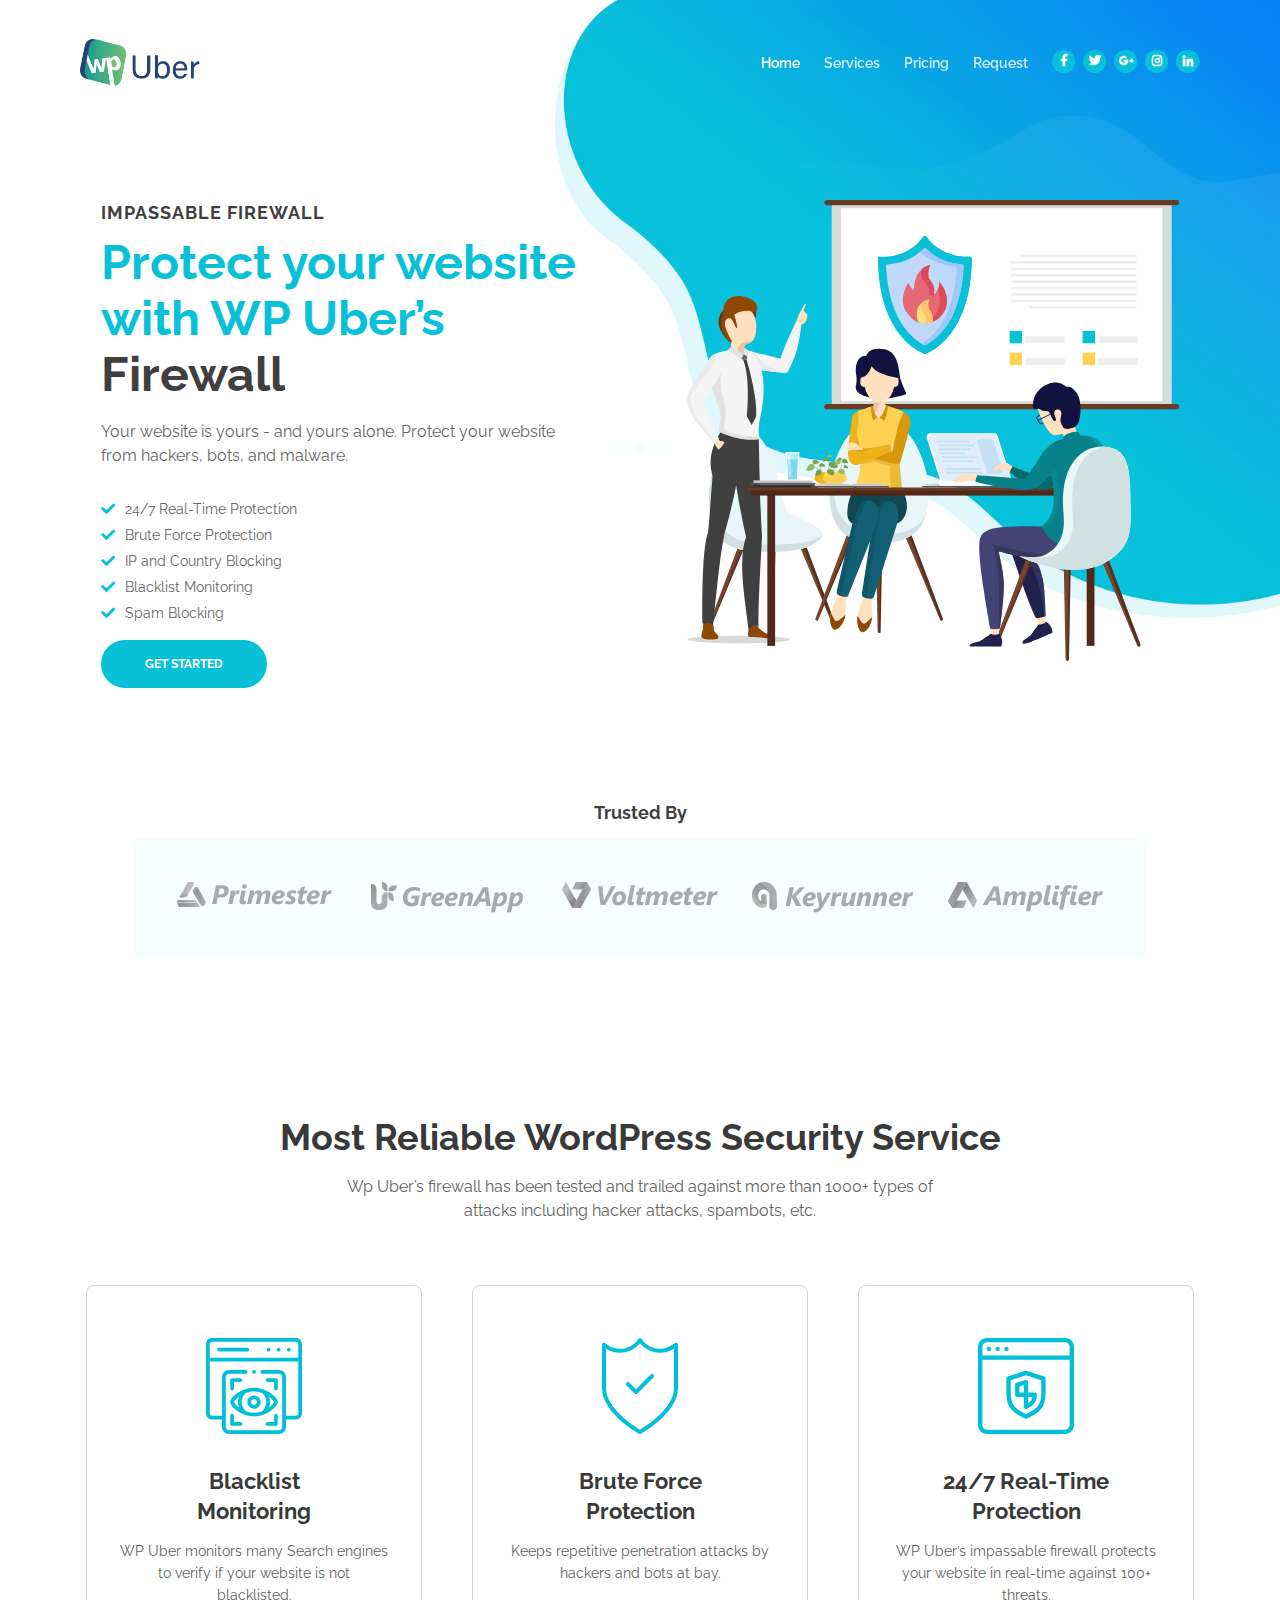
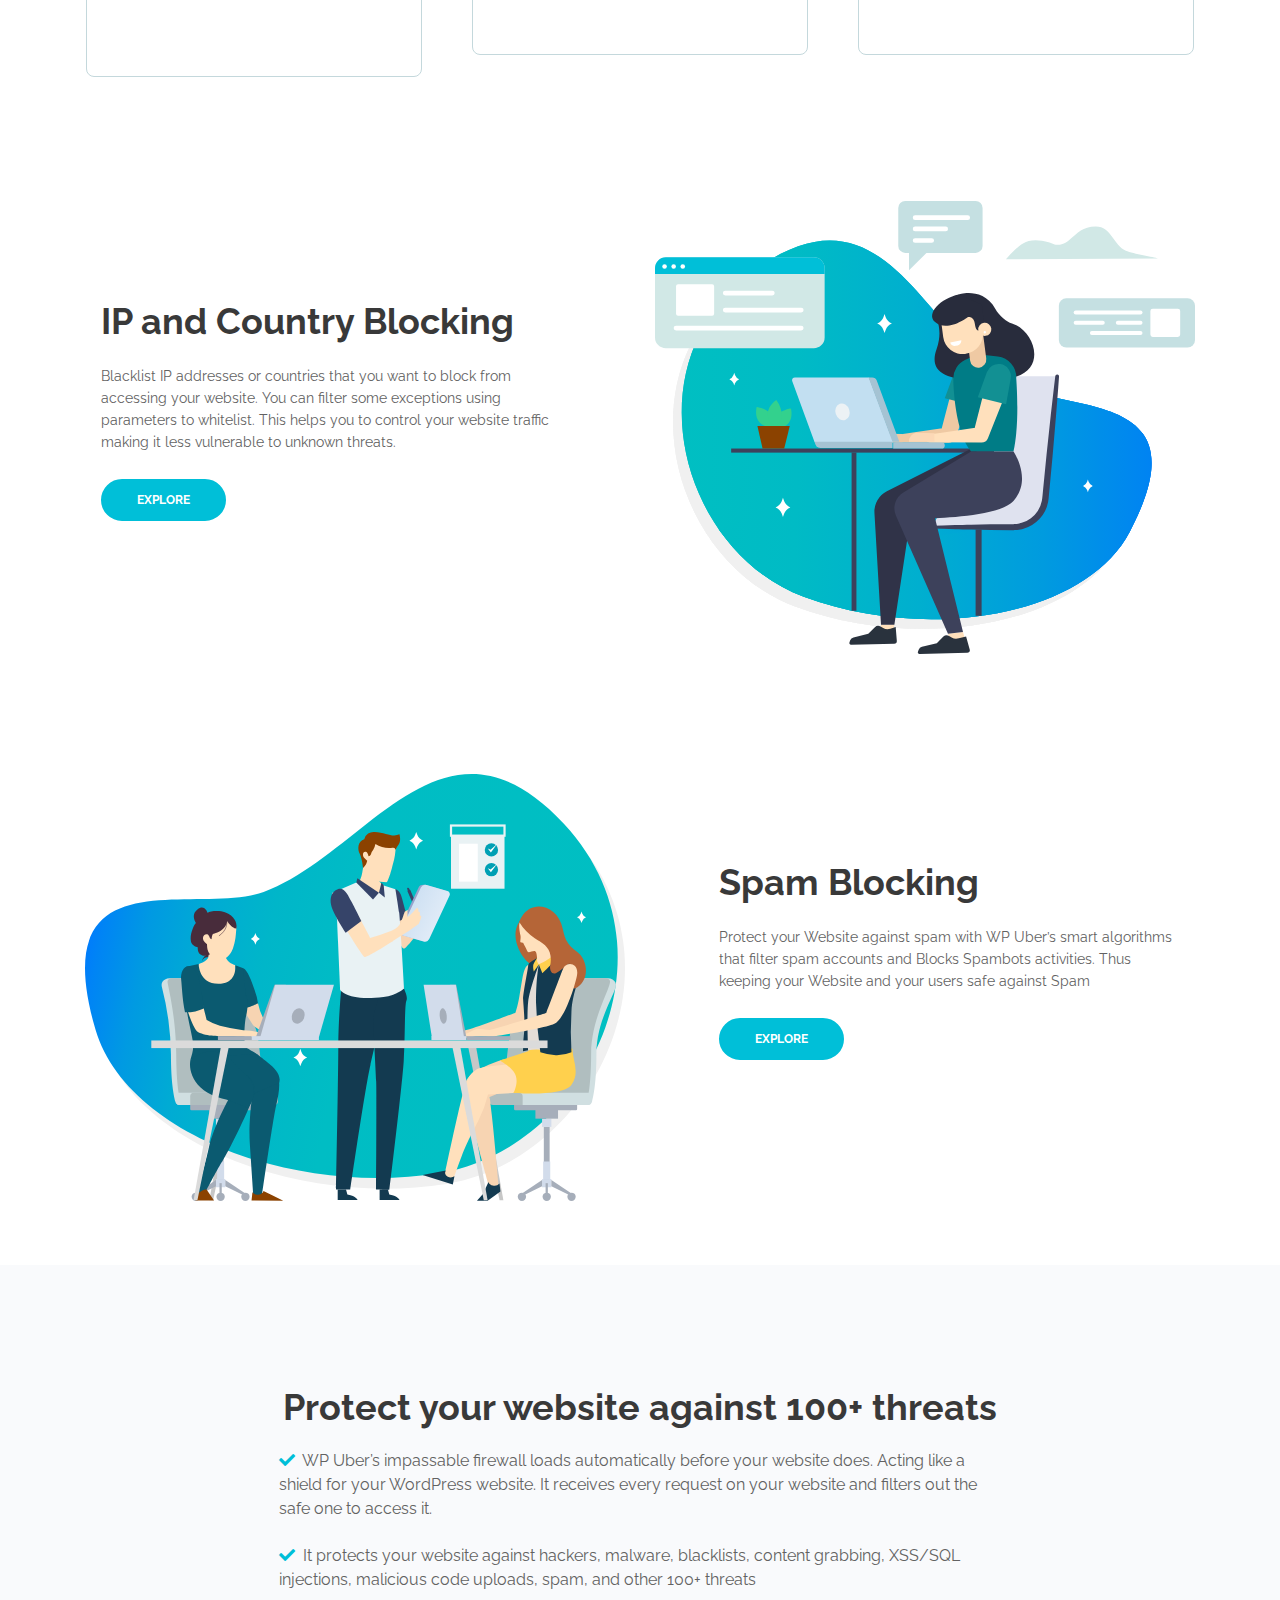
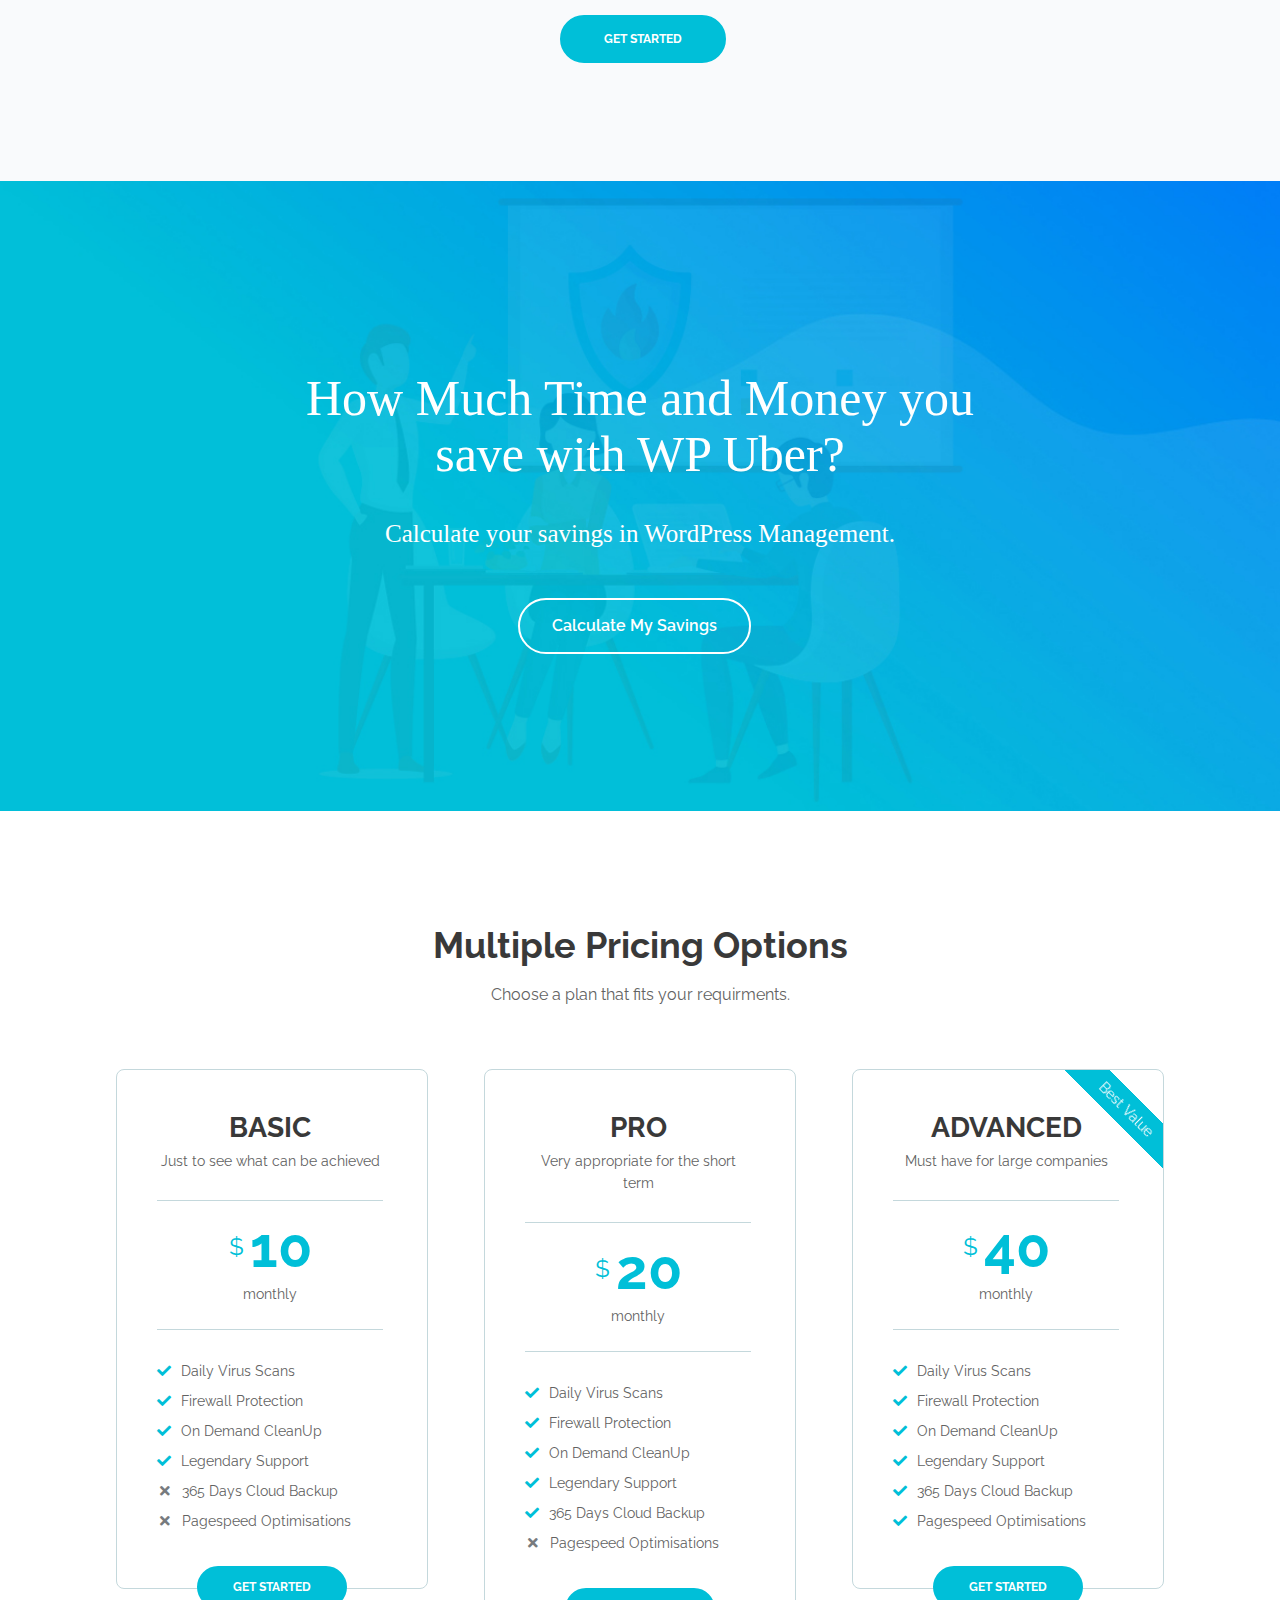
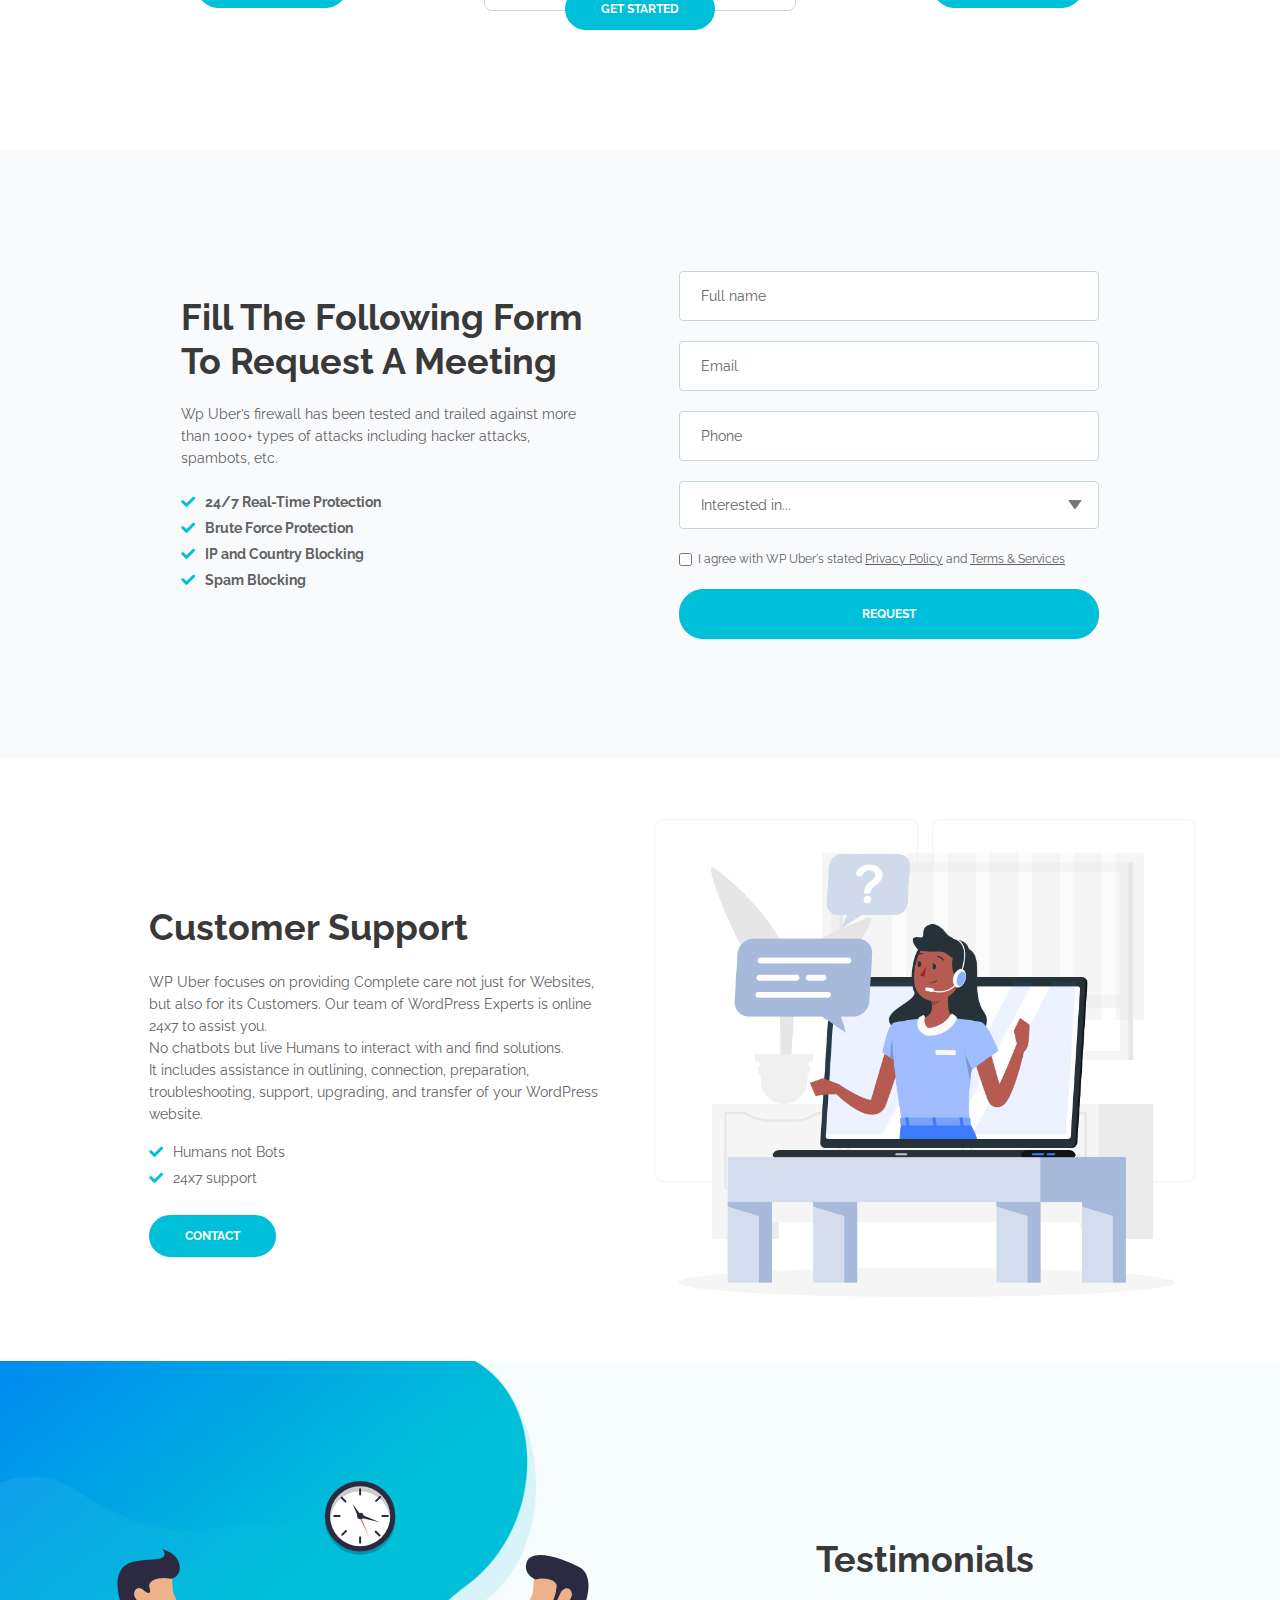
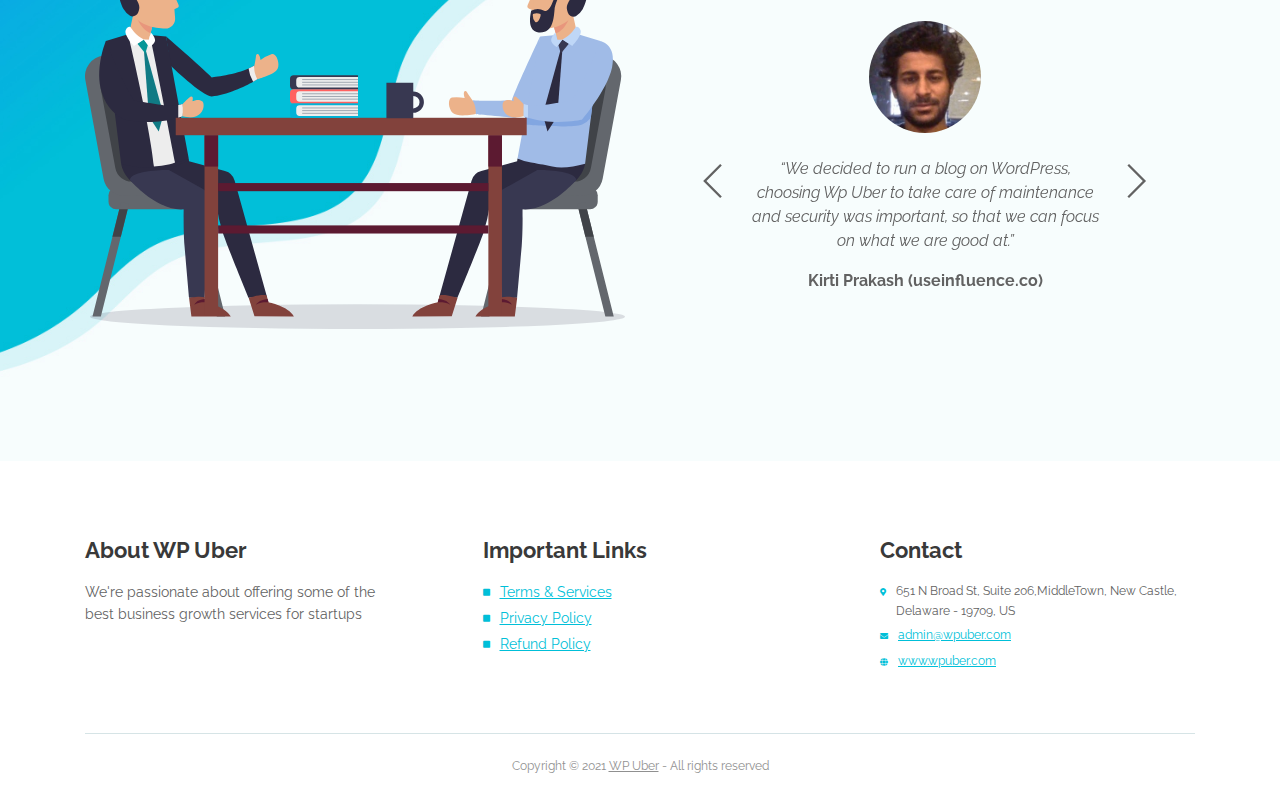
<file: index.html>
<!DOCTYPE html>
<html lang="en">
<head>
    <meta charset="utf-8">
    <meta name="viewport" content="width=device-width, initial-scale=1, shrink-to-fit=no">
    
    <!-- SEO Meta Tags -->
    <meta name="description" content="HTML landing page template built with Bootstrap">
    <meta name="author" content="">

    <!-- OG Meta Tags to improve the way the post looks when you share the page on LinkedIn, Facebook, Google+ -->
	<meta property="og:site_name" content="" /> <!-- website name -->
	<meta property="og:site" content="" /> <!-- website link -->
	<meta property="og:title" content=""/> <!-- title shown in the actual shared post -->
	<meta property="og:description" content="" /> <!-- description shown in the actual shared post -->
	<meta property="og:image" content="" /> <!-- image link, make sure it's jpg -->
	<meta property="og:url" content="" /> <!-- where do you want your post to link to -->
	<meta property="og:type" content="article" />

    <!-- Website Title -->
    <title>Firewall Landing Page WP Uber</title>
    
    <!-- Styles -->
    <link href="https://fonts.googleapis.com/css?family=Raleway:400,400i,600,700,700i&amp;subset=latin-ext" rel="stylesheet">
    <link href="css/bootstrap.css" rel="stylesheet">
    <link href="css/fontawesome-all.css" rel="stylesheet">
    <link href="css/swiper.css" rel="stylesheet">
	<link href="css/magnific-popup.css" rel="stylesheet">
	<link href="css/styles.css" rel="stylesheet">
	
	<!-- Favicon  -->
   <!--  <link rel="icon" href="images/favicon.png"> -->
</head>
<body data-spy="scroll" data-target=".fixed-top">
    
    <!-- Preloader -->
	<div class="spinner-wrapper">
        <div class="spinner">
            <div class="bounce1"></div>
            <div class="bounce2"></div>
            <div class="bounce3"></div>
        </div>
    </div>
    <!-- end of preloader -->
    

    <!-- Navigation -->
    <nav class="navbar navbar-expand-lg navbar-dark navbar-custom fixed-top">
        <!-- Text Logo - Use this if you don't have a graphic logo -->
        <!-- <a class="navbar-brand logo-text page-scroll" href="index.html">Evolo</a> -->

        <!-- Image Logo -->
        <a class="navbar-brand logo-image" href="index.html"><img src="images/wpuber.png" alt="alternative"></a>
        
        <!-- Mobile Menu Toggle Button -->
        <button class="navbar-toggler" type="button" data-toggle="collapse" data-target="#navbarsExampleDefault" aria-controls="navbarsExampleDefault" aria-expanded="false" aria-label="Toggle navigation">
            <span class="navbar-toggler-awesome fas fa-bars"></span>
            <span class="navbar-toggler-awesome fas fa-times"></span>
        </button>
        <!-- end of mobile menu toggle button -->

        <div class="collapse navbar-collapse" id="navbarsExampleDefault">
            <ul class="navbar-nav ml-auto">
                <li class="nav-item">
                    <a class="nav-link page-scroll" href="#header">Home <span class="sr-only">(current)</span></a>
                </li>
                <li class="nav-item">
                    <a class="nav-link page-scroll" href="#services">Services</a>
                </li>
                <li class="nav-item">
                    <a class="nav-link page-scroll" href="#pricing">Pricing</a>
                </li>
                <li class="nav-item">
                    <a class="nav-link page-scroll" href="#request">Request</a>
                </li>

                <!-- Dropdown Menu -->          
              <!--   <li class="nav-item dropdown">
                    <a class="nav-link dropdown-toggle page-scroll" href="#about" id="navbarDropdown" role="button" aria-haspopup="true" aria-expanded="false">About</a>
                    <div class="dropdown-menu" aria-labelledby="navbarDropdown">
                        <a class="dropdown-item" href="terms-conditions.html"><span class="item-text">Terms Conditions</span></a>
                        <div class="dropdown-items-divide-hr"></div>
                        <a class="dropdown-item" href="privacy-policy.html"><span class="item-text">Privacy Policy</span></a>
                    </div>
                </li> -->
                <!-- end of dropdown menu -->

               <!--  <li class="nav-item">
                    <a class="nav-link page-scroll" href="#contact">Contact</a>
                </li> -->
            </ul>
            <span class="nav-item social-icons">
                <span class="fa-stack">
                    <a href="#your-link">
                        <i class="fas fa-circle fa-stack-2x facebook"></i>
                        <i class="fab fa-facebook-f fa-stack-1x"></i>
                    </a>
                </span>
                <span class="fa-stack">
                    <a href="#your-link">
                        <i class="fas fa-circle fa-stack-2x twitter"></i>
                        <i class="fab fa-twitter fa-stack-1x"></i>
                    </a>
                </span>
                <span class="fa-stack">
                    <a href="#your-link">
                        <i class="fas fa-circle fa-stack-2x"></i>
                        <i class="fab fa-google-plus-g fa-stack-1x"></i>
                    </a>
                </span>
                <span class="fa-stack">
                    <a href="#your-link">
                        <i class="fas fa-circle fa-stack-2x"></i>
                        <i class="fab fa-instagram fa-stack-1x"></i>
                    </a>
                </span>
                <span class="fa-stack">
                    <a href="#your-link">
                        <i class="fas fa-circle fa-stack-2x"></i>
                        <i class="fab fa-linkedin-in fa-stack-1x"></i>
                    </a>
                </span>
            </span>
        </div>
    </nav> <!-- end of navbar -->
    <!-- end of navigation -->


    <!-- Header -->
    <header id="header" class="header" >
        <div class="header-content">
            <div class="container">
                <div class="row">
                    <div class="col-lg-6">
                        <div class="text-container" style="margin-top: 0px;">
                            <h5 style="color:#393939; text-transform: uppercase; letter-spacing: 1px;">IMPASSABLE FIREWALL</h5>
                            <h1><span class="turquoise">Protect your website with WP Uber’s</span> Firewall</h1>
                            <p class="p-large">Your website is yours - and yours alone. Protect your website from hackers, bots, and malware. </p>
                        <ul class="list-unstyled li-space-lg bullet">

                            <li class="media">
                                <i class="fas fa-check"></i>
                                <div class="media-body"> 24/7 Real-Time Protection</div>
                            </li>
                            <li class="media">
                                <i class="fas fa-check"></i>
                                <div class="media-body"> Brute Force Protection</div>
                            </li>
                             <li class="media">
                                <i class="fas fa-check"></i>
                                <div class="media-body"> IP and Country Blocking</div>
                            </li>
                             <li class="media">
                                <i class="fas fa-check"></i>
                                <div class="media-body"> Blacklist Monitoring</div>
                            </li>
                             <li class="media">
                                <i class="fas fa-check"></i>
                                <div class="media-body"> Spam Blocking</div>
                            </li>
                        </ul>
                            <a class="btn-solid-lg page-scroll" href="#pricing">GET STARTED</a>
                        </div> <!-- end of text-container -->
                    </div> <!-- end of col -->
                    <div class="col-lg-6">
                        <div class="image-container">
                            <img class="img-fluid" src="images/header-teamwork-new.svg" alt="alternative">
                        </div> <!-- end of image-container -->
                    </div> <!-- end of col -->
                </div> <!-- end of row -->
            </div> <!-- end of container -->
        </div> <!-- end of header-content -->
    </header> <!-- end of header -->
    <!-- end of header -->


    <!-- Customers -->
    <div class="slider-1">
        <div class="container">
            <div class="row">
                <div class="col-lg-12">
                    <h5>Trusted By</h5>
                    
                    <!-- Image Slider -->
                    <div class="slider-container">
                        <div class="swiper-container image-slider">
                            <div class="swiper-wrapper">
                                <div class="swiper-slide">
                                    <div class="image-container">
                                        <img class="img-responsive" id="logo1" src="images/customer-logo-1.png" alt="alternative">
                                    </div>
                                </div>
                                <div class="swiper-slide">
                                    <div class="image-container">
                                        <img class="img-responsive" id="logo2" src="images/customer-logo-2.png" alt="alternative">
                                    </div>
                                </div>
                                <div class="swiper-slide">
                                    <div class="image-container">
                                        <img class="img-responsive" id="logo3" src="images/customer-logo-3.png" alt="alternative">
                                    </div>
                                </div>
                                <div class="swiper-slide">
                                    <div class="image-container">
                                        <img class="img-responsive" id="logo4" src="images/customer-logo-4.png" alt="alternative">
                                    </div>
                                </div>
                                <div class="swiper-slide">
                                    <div class="image-container">
                                        <img class="img-responsive" id="logo5" src="images/customer-logo-5.png" alt="alternative">
                                    </div>
                                </div>
                                <div class="swiper-slide">
                                    <div class="image-container">
                                        <img class="img-responsive" id="logo6" src="images/customer-logo-6.png" alt="alternative">
                                    </div>
                                </div>
                            </div> <!-- end of swiper-wrapper -->
                        </div> <!-- end of swiper container -->
                    </div> <!-- end of slider-container -->
                    <!-- end of image slider -->

                </div> <!-- end of col -->
            </div> <!-- end of row -->
        </div> <!-- end of container -->
    </div> <!-- end of slider-1 -->
    <!-- end of customers -->


    <!-- Services -->
    <div id="services" class="cards-1">
        <div class="container">
            <div class="row">
                <div class="col-lg-12">
                    <h2>Most Reliable WordPress Security Service</h2>
                    <p class="p-heading p-large">Wp Uber’s firewall has been tested and trailed against more than 1000+ types of attacks including hacker attacks, spambots, etc.</p>
                </div> <!-- end of col -->
            </div> <!-- end of row -->
            <div class="row">
                <div class="col-lg-12">

                    <!-- Card -->
                    <div class="card">
                        <img class="card-image" src="images/view.svg" alt="alternative">
                        <div class="card-body">
                            <h4 class="card-title">Blacklist <br>Monitoring</h4>
                            <p>WP Uber monitors many Search engines to verify if your website is not blacklisted.<br>&nbsp;</p>
                        </div>
                    </div>
                    <!-- end of card -->

                    <!-- Card -->
                    <div class="card">
                        <img class="card-image" src="images/shield.svg" alt="alternative">
                        <div class="card-body">
                            <h4 class="card-title">Brute Force <br>Protection</h4>
                            <p>Keeps repetitive penetration attacks by hackers and bots at bay.<br>&nbsp;</p>
                        </div>
                    </div>
                    <!-- end of card -->

                    <!-- Card -->
                    <div class="card">
                        <img class="card-image" src="images/website.svg" alt="alternative">
                        <div class="card-body">
                            <h4 class="card-title">24/7 Real-Time Protection</h4>
                            <p>WP Uber’s impassable firewall protects your website in real-time against 100+ threats.</p>
                        </div>
                    </div>
                    <!-- end of card -->
                    
                </div> <!-- end of col -->
            </div> <!-- end of row -->
        </div> <!-- end of container -->
    </div> <!-- end of cards-1 -->
    <!-- end of services -->


    <!-- Details 1 -->
    <div class="basic-1">
        <div class="container">
            <div class="row">
                <div class="col-lg-6">
                    <div class="text-container">
                        <h2>IP and Country Blocking</h2>
                        <p>Blacklist IP addresses or countries that you want to block from accessing your website. You can filter some exceptions using parameters to whitelist. This helps you to control your website traffic making it less vulnerable to unknown threats.</p>
                        <a class="btn-solid-reg popup-with-move-anim" href="#details-lightbox-1">EXPLORE</a>
                    </div> <!-- end of text-container -->
                </div> <!-- end of col -->
                <div class="col-lg-6">
                    <div class="image-container">
                        <img class="img-fluid" src="images/details-1-office-worker.svg" alt="alternative">
                    </div> <!-- end of image-container -->
                </div> <!-- end of col -->
            </div> <!-- end of row -->
        </div> <!-- end of container -->
    </div> <!-- end of basic-1 -->
    <!-- end of details 1 -->

    
    <!-- Details 2 -->
    <div class="basic-2">
        <div class="container">
            <div class="row">
                <div class="col-lg-6">
                    <div class="image-container">
                        <img class="img-fluid" src="images/details-2-office-team-work.svg" alt="alternative">
                    </div> <!-- end of image-container -->
                </div> <!-- end of col -->
                <div class="col-lg-6">
                    <div class="text-container">
                        <h2>Spam Blocking</h2>
                        <p>Protect your Website against spam with WP Uber’s smart algorithms that filter spam accounts and Blocks Spambots activities. Thus keeping your Website and your users safe against Spam</p>
                       <!--  <ul class="list-unstyled li-space-lg">
                            <li class="media">
                                <i class="fas fa-check"></i>
                                <div class="media-body">Basically we'll teach you step by step what you need to do</div>
                            </li>
                            <li class="media">
                                <i class="fas fa-check"></i>
                                <div class="media-body">In order to develop your company and reach new heights</div>
                            </li>
                            <li class="media">
                                <i class="fas fa-check"></i>
                                <div class="media-body">Everyone will be pleased from stakeholders to employees</div>
                            </li>
                        </ul> -->
                        <a class="btn-solid-reg popup-with-move-anim" href="#details-lightbox-2">EXPLORE</a>
                    </div> <!-- end of text-container -->
                </div> <!-- end of col -->
            </div> <!-- end of row -->
        </div> <!-- end of container -->
    </div> <!-- end of basic-2 -->
    <!-- end of details 2 -->

     <!-- Details 3 --
    <div class="basic-2">
        <div class="container">
            <div class="row">
               
                <div class="col-lg-6">
                    <div class="text-container">
                        <h2>IP and Country Blocking</h2>
                        <ul class="list-unstyled li-space-lg">
                            <li class="media">
                                <i class="fas fa-check"></i>
                                <div class="media-body">Basically we'll teach you step by step what you need to do</div>
                            </li>
                            <li class="media">
                                <i class="fas fa-check"></i>
                                <div class="media-body">In order to develop your company and reach new heights</div>
                            </li>
                            <li class="media">
                                <i class="fas fa-check"></i>
                                <div class="media-body">Everyone will be pleased from stakeholders to employees</div>
                            </li>
                        </ul>
                        <a class="btn-solid-reg popup-with-move-anim" href="#details-lightbox-2">LIGHTBOX</a>
                    </div> <!-- end of text-container -->
                </div> <!-- end of col --

                 <div class="col-lg-6">
                    <div class="image-container">
                        <img class="img-fluid" src="images/details-2-office-team-work.svg" alt="alternative">
                    </div> <!-- end of image-container -->
                </div> <!-- end of col -->
            </div> <!-- end of row -->
        </div> <!-- end of container -->
    </div> <!-- end of basic-2 -->
    <!-- end of details 2 -->


      <!-- Details 4 --
    <div class="basic-1">
        <div class="container">
            <div class="row">
                 <div class="col-lg-6">
                    <div class="image-container">
                        <img class="img-fluid" src="images/details-1-office-worker.svg" alt="alternative">
                    </div> <!-- end of image-container -->
                </div> <!-- end of col --
                <div class="col-lg-6">
                    <div class="text-container">
                        <h2>Protection from all Virus/Bots.</h2>
                        <p>Use our staff and our expertise to design and plan your business growth strategy. WP Uber team is eager to advise you on the best opportunities that you should look into</p>
                        <a class="btn-solid-reg popup-with-move-anim" href="#details-lightbox-1">LIGHTBOX</a>
                    </div> <!-- end of text-container -->
                </div> <!-- end of col -->
               
            </div> <!-- end of row -->
        </div> <!-- end of container -->
    </div> <!-- end of basic-1 -->
    <!-- end of details 1 -->

    <!-- Details Lightboxes -->
    <!-- Details Lightbox 1 -->
	<div id="details-lightbox-1" class="lightbox-basic zoom-anim-dialog mfp-hide">
        <div class="container">
            <div class="row">
                <button title="Close (Esc)" type="button" class="mfp-close x-button">×</button>
                <div class="col-lg-8">
                    <div class="image-container">
                        <img class="img-fluid" src="images/ip-blocking.png" width="400" alt="alternative" style="margin-left: 40px;">
                    </div> <!-- end of image-container -->
                </div> <!-- end of col -->
                <div class="col-lg-4">
                    <h3>IP and Country Blocking</h3>
                    <hr>
                    <h5>Core feature</h5>
                    <p>Blacklist IP addresses or countries that you want to block from accessing your website. You can filter some exceptions using parameters to whitelist. This helps you to control your website traffic making it less vulnerable to unknown threats.</p>
                   <!--  <p>Do you need to build lists for your email campaigns? It just got easier with WP Uber.</p> -->
                 <!--    <ul class="list-unstyled li-space-lg">
                        <li class="media">
                            <i class="fas fa-check"></i><div class="media-body">List building framework</div>
                        </li>
                        <li class="media">
                            <i class="fas fa-check"></i><div class="media-body">Easy database browsing</div>
                        </li>
                        <li class="media">
                            <i class="fas fa-check"></i><div class="media-body">User administration</div>
                        </li>
                        <li class="media">
                            <i class="fas fa-check"></i><div class="media-body">Automate user signup</div>
                        </li>
                        <li class="media">
                            <i class="fas fa-check"></i><div class="media-body">Quick formatting tools</div>
                        </li>
                        <li class="media">
                            <i class="fas fa-check"></i><div class="media-body">Fast email checking</div>
                        </li>
                    </ul> -->
                    <a class="btn-solid-reg mfp-close page-scroll" href="#request">REQUEST</a> <a class="btn-outline-reg mfp-close as-button" href="#screenshots">BACK</a>
                </div> <!-- end of col -->
            </div> <!-- end of row -->
        </div> <!-- end of container -->
    </div> <!-- end of lightbox-basic -->
    <!-- end of details lightbox 1 -->

    <!-- Details Lightbox 2 -->
	<div id="details-lightbox-2" class="lightbox-basic zoom-anim-dialog mfp-hide">
        <div class="container">
            <div class="row">
                <button title="Close (Esc)" type="button" class="mfp-close x-button">×</button>
                <div class="col-lg-8">
                    <div class="image-container">
                        <img class="img-fluid" src="images/spam.png" width="400" alt="alternative" style="margin-left: 40px;">
                    </div> <!-- end of image-container -->
                </div> <!-- end of col -->
                <div class="col-lg-4">
                    <h3>Spam Blocking</h3>
                    <hr>
                    <h5>Core feature</h5>
                    <p>Protect your Website against spam with WP Uber’s smart algorithms that filter spam accounts and Blocks Spambots activities. Thus keeping your Website and your users safe against Spam</p>
                   <!--  <p>Do you need to build lists for your email campaigns? It just got easier with WP Uber.</p> -->
                  <!--   <ul class="list-unstyled li-space-lg">
                        <li class="media">
                            <i class="fas fa-check"></i><div class="media-body">List building framework</div>
                        </li>
                        <li class="media">
                            <i class="fas fa-check"></i><div class="media-body">Easy database browsing</div>
                        </li>
                        <li class="media">
                            <i class="fas fa-check"></i><div class="media-body">User administration</div>
                        </li>
                        <li class="media">
                            <i class="fas fa-check"></i><div class="media-body">Automate user signup</div>
                        </li>
                        <li class="media">
                            <i class="fas fa-check"></i><div class="media-body">Quick formatting tools</div>
                        </li>
                        <li class="media">
                            <i class="fas fa-check"></i><div class="media-body">Fast email checking</div>
                        </li>
                    </ul> -->
                    <a class="btn-solid-reg mfp-close page-scroll" href="#request">REQUEST</a> <a class="btn-outline-reg mfp-close as-button" href="#screenshots">BACK</a>
                </div> <!-- end of col -->
            </div> <!-- end of row -->
        </div> <!-- end of container -->
    </div> <!-- end of lightbox-basic -->
    <!-- end of details lightbox 2 -->
    <!-- end of details lightboxes -->





 <!-- Services -->
    <div id="threats" class="form-1" >
        <div class="container">
            <div class="row">
                <div class="col-lg-12">
                    <h2 style="text-align: center;">Protect your website against 100+ threats</h2>
                    <p class="p-heading p-large" style="width: 65%; margin-bottom:23px;"> <i class="fas fa-check" style="color: #00bfd8;"></i>&nbsp; WP Uber’s impassable firewall loads automatically before your website does. Acting like a shield for your WordPress website. It receives every request on your website and filters out the safe one to access it.</p>

                    <p class="p-heading p-large" style="width: 65%; margin-bottom:23px;"> <i class="fas fa-check" style="color: #00bfd8;"></i>&nbsp; It protects your website against hackers, malware, blacklists, content grabbing, XSS/SQL injections, malicious code uploads, spam, and other 100+ threats</p>

                    <a class="btn-solid-lg page-scroll" style="left: 43%; margin: 0; position: absolute; " href="#pricing">GET STARTED</a><br><br><br>
                      
                </div>
                    
                </div> <!-- end of col -->
            </div> <!-- end of row -->
        </div> <!-- end of container -->
    



   <div class="calculate">
        <div class="container">
            <div class="row">
                <div class="col-lg-12">
          <h1 style="font-family: 'Ubuntu'; color: #fff; font-size: 50px; font-weight: 500; text-align: center; padding-top: 17%; ">How Much Time and Money you <br> save with WP Uber?</h1>
          <h2 style="font-family: 'Ubuntu'; color: #fff; margin-top: 30px; font-weight: 400;  font-size: 25px; text-align: center;" >Calculate your savings in WordPress Management.</h2>

          <a href="Calculate-your-savings.html"><button class="saving-btn" style="margin-left: 39%; margin-top: 34px;">Calculate My Savings</button></a>
         
     </div>
 </div>
</div>
</div>




    <!-- Pricing -->
    <div id="pricing" class="cards-2">
        <div class="container">
            <div class="row">
                <div class="col-lg-12">
                    <h2>Multiple Pricing Options</h2>
                    <p class="p-heading p-large">Choose a plan that fits your requirments.</p>
                </div> <!-- end of col -->
            </div> <!-- end of row -->
            <div class="row">
                <div class="col-lg-12">

                    <!-- Card-->
                    <div class="card">
                        <div class="card-body">
                            <div class="card-title">BASIC</div>
                            <div class="card-subtitle">Just to see what can be achieved</div>
                            <hr class="cell-divide-hr">
                            <div class="price">
                                <span class="currency">$</span><span class="value">10</span>
                                <div class="frequency">monthly</div>
                            </div>
                            <hr class="cell-divide-hr">
                            <ul class="list-unstyled li-space-lg">
                                <li class="media">
                                    <i class="fas fa-check"></i><div class="media-body">Daily Virus Scans</div>
                                </li>
                                <li class="media">
                                    <i class="fas fa-check"></i><div class="media-body">Firewall Protection</div>
                                </li>
                                <li class="media">
                                    <i class="fas fa-check"></i><div class="media-body">On Demand CleanUp</div>
                                </li>
                                <li class="media">
                                    <i class="fas fa-check"></i><div class="media-body">Legendary Support</div>
                                </li>
                                <li class="media">
                                    <i class="fas fa-times"></i><div class="media-body">365 Days Cloud Backup</div>
                                </li>
                                <li class="media">
                                    <i class="fas fa-times"></i><div class="media-body">Pagespeed Optimisations</div>
                                </li>
                            </ul>
                            <div class="button-wrapper">
                                <a class="btn-solid-reg page-scroll" href="https://my.wpuber.com/cart.php" target="_blank">GET STARTED</a>
                            </div>
                        </div>
                    </div> <!-- end of card -->
                    <!-- end of card -->

                    <!-- Card-->
                    <div class="card">
                        <div class="card-body">
                            <div class="card-title">PRO</div>
                            <div class="card-subtitle">Very appropriate for the short term</div>
                            <hr class="cell-divide-hr">
                            <div class="price">
                                <span class="currency">$</span><span class="value">20</span>
                                <div class="frequency">monthly</div>
                            </div>
                            <hr class="cell-divide-hr">
                            <ul class="list-unstyled li-space-lg">
                               <li class="media">
                                    <i class="fas fa-check"></i><div class="media-body">Daily Virus Scans</div>
                                </li>
                                <li class="media">
                                    <i class="fas fa-check"></i><div class="media-body">Firewall Protection</div>
                                </li>
                                <li class="media">
                                    <i class="fas fa-check"></i><div class="media-body">On Demand CleanUp</div>
                                </li>
                                <li class="media">
                                    <i class="fas fa-check"></i><div class="media-body">Legendary Support</div>
                                </li>
                                <li class="media">
                                    <i class="fas fa-check"></i><div class="media-body">365 Days Cloud Backup</div>
                                </li>
                                <li class="media">
                                    <i class="fas fa-times"></i><div class="media-body">Pagespeed Optimisations</div>
                                </li>
                            </ul>
                            <div class="button-wrapper">
                                <a class="btn-solid-reg page-scroll" href="https://my.wpuber.com/cart.php" target="_blank">GET STARTED</a>
                            </div>
                        </div>
                    </div> <!-- end of card -->
                    <!-- end of card -->

                    <!-- Card-->
                    <div class="card">
                        <div class="label">
                            <p class="best-value">Best Value</p>
                        </div>
                        <div class="card-body">
                            <div class="card-title">ADVANCED</div>
                            <div class="card-subtitle">Must have for large companies</div>
                            <hr class="cell-divide-hr">
                            <div class="price">
                                <span class="currency">$</span><span class="value">40</span>
                                <div class="frequency">monthly</div>
                            </div>
                            <hr class="cell-divide-hr">
                            <ul class="list-unstyled li-space-lg">
                                <li class="media">
                                    <i class="fas fa-check"></i><div class="media-body">Daily Virus Scans</div>
                                </li>
                                <li class="media">
                                    <i class="fas fa-check"></i><div class="media-body">Firewall Protection</div>
                                </li>
                                <li class="media">
                                    <i class="fas fa-check"></i><div class="media-body">On Demand CleanUp</div>
                                </li>
                                <li class="media">
                                    <i class="fas fa-check"></i><div class="media-body">Legendary Support</div>
                                </li>
                                <li class="media">
                                    <i class="fas fa-check"></i><div class="media-body">365 Days Cloud Backup</div>
                                </li>
                                <li class="media">
                                    <i class="fas fa-check"></i><div class="media-body">Pagespeed Optimisations</div>
                                </li>
                            </ul>
                            <div class="button-wrapper">
                                <a class="btn-solid-reg page-scroll" href="https://my.wpuber.com/cart.php" target="_blank">GET STARTED</a>
                            </div>
                        </div>
                    </div> <!-- end of card -->
                    <!-- end of card -->

                </div> <!-- end of col -->
            </div> <!-- end of row -->
        </div> <!-- end of container -->
    </div> <!-- end of cards-2 -->
    <!-- end of pricing -->


    <!-- Request -->
    <div id="request" class="form-1">
        <div class="container">
            <div class="row">
                <div class="col-lg-6">
                    <div class="text-container">
                        <h2>Fill The Following Form To Request A Meeting</h2>
                        <p>Wp Uber’s firewall has been tested and trailed against more than 1000+ types of attacks including hacker attacks, spambots, etc.</p>
                        <ul class="list-unstyled li-space-lg">
                            <li class="media">
                                <i class="fas fa-check"></i>
                                <div class="media-body"><strong class="blue">24/7 Real-Time Protection</strong> </div>
                            </li>
                            <li class="media">
                                <i class="fas fa-check"></i>
                                <div class="media-body"><strong class="blue">Brute Force Protection</strong> </div>
                            </li>
                            <li class="media">
                                <i class="fas fa-check"></i>
                                <div class="media-body"><strong class="blue">IP and Country Blocking</strong> </div>
                            </li>
                            <li class="media">
                                <i class="fas fa-check"></i>
                                <div class="media-body"><strong class="blue">Spam Blocking</strong> </div>
                            </li>
                        </ul>
                    </div> <!-- end of text-container -->
                </div> <!-- end of col -->
                <div class="col-lg-6">

                    <!-- Request Form -->
                    <div class="form-container">
                        <form id="requestForm" data-toggle="validator" data-focus="false">
                            <div class="form-group">
                                <input type="text" class="form-control-input" id="rname" name="rname" required>
                                <label class="label-control" for="rname">Full name</label>
                                <div class="help-block with-errors"></div>
                            </div>
                            <div class="form-group">
                                <input type="email" class="form-control-input" id="remail" name="remail" required>
                                <label class="label-control" for="remail">Email</label>
                                <div class="help-block with-errors"></div>
                            </div>
                            <div class="form-group">
                                <input type="text" class="form-control-input" id="rphone" name="rphone" required>
                                <label class="label-control" for="rphone">Phone</label>
                                <div class="help-block with-errors"></div>
                            </div>
                            <div class="form-group">
                                <select class="form-control-select" id="rselect" required>
                                    <option class="select-option" value="" disabled selected>Interested in...</option>
                                    <option class="select-option" value="Personal Loan">Basic</option>
                                    <option class="select-option" value="Car Loan">Pro</option>
                                    <option class="select-option" value="House Loan">Advanced</option>
                                </select>
                                <div class="help-block with-errors"></div>
                            </div>
                            <div class="form-group checkbox">
                                <input type="checkbox" id="rterms" value="Agreed-to-Terms" name="rterms" required>I agree with WP Uber's stated <a href="https://wpuber.com/privacy-policy/">Privacy Policy</a> and <a href="https://wpuber.com/terms-of-services/">Terms & Services</a>
                                <div class="help-block with-errors"></div>
                            </div>
                            <div class="form-group">
                                <button type="submit" class="form-control-submit-button">REQUEST</button>
                            </div>
                            <div class="form-message">
                                <div id="rmsgSubmit" class="h3 text-center hidden"></div>
                            </div>
                        </form>
                    </div> <!-- end of form-container -->
                    <!-- end of request form -->

                </div> <!-- end of col -->
            </div> <!-- end of row -->
        </div> <!-- end of container -->
    </div> <!-- end of form-1 -->
    <!-- end of request -->



<!-- Details -->
    <div id="details" class="basic-2">
        <div class="container">
            <div class="row">
                <div class="col-lg-6">
                    <div class="text-container">
                        <h2>Customer Support</h2>
                        <p>WP Uber focuses on providing Complete care not just for Websites, but also for its Customers. Our team of WordPress Experts is online 24x7 to assist you.<br>
                            No chatbots but live Humans to interact with and find solutions.<br>
                        It includes assistance in outlining, connection, preparation, troubleshooting, support, upgrading, and transfer of your WordPress website.</p>
                        <ul class="list-unstyled li-space-lg">

                            <li class="media">
                                <i class="fas fa-check"></i>
                                <div class="media-body"> Humans not Bots</div>
                            </li>
                            <li class="media">
                                <i class="fas fa-check"></i>
                                <div class="media-body"> 24x7 support</div>
                            </li>
                        </ul>
                        <a class="btn-solid-reg page-scroll" href="https://my.wpuber.com/contact.php" target="_blank">CONTACT</a>
                    </div> <!-- end of text-container -->
                </div> <!-- end of col -->
                <div class="col-lg-6">
                    <div class="image-container">
                        <img class="img-fluid" src="images/customer-support.png" alt="alternative">
                    </div> <!-- end of image-container -->
                </div> <!-- end of col -->
            </div> <!-- end of row -->
        </div> <!-- end of container -->
    </div> <!-- end of basic-1 -->
    <!-- end of details -->



    <!-- Video --
    <div class="basic-3">
        <div class="container">
            <div class="row">
                <div class="col-lg-12">
                    <h2>Check Out The Video</h2>
                </div> <!-- end of col -->
            </div> <!-- end of row --
            <div class="row">
                <div class="col-lg-12">
                    
                    <!-- Video Preview --
                    <div class="image-container">
                        <div class="video-wrapper">
                            <a class="popup-youtube" href="https://www.youtube.com/watch?v=fLCjQJCekTs" data-effect="fadeIn">
                                <img class="img-fluid" src="images/video-frame.svg" alt="alternative">
                                <span class="video-play-button">
                                    <span></span>
                                </span>
                            </a>
                        </div> <!-- end of video-wrapper -->
                    </div> <!-- end of image-container -->
                    <!-- end of video preview --

                    <p>This video will show you a case study for one of our <strong>Major Customers</strong> and will help you understand why your startup needs WP Uber in this highly competitive market</p>
                </div> <!-- end of col -->
            </div> <!-- end of row -->
        </div> <!-- end of container -->
    </div> <!-- end of basic-3 -->
    <!-- end of video -->


    <!-- Testimonials -->
    <div class="slider-2">
        <div class="container">
            <div class="row">
                <div class="col-lg-6">
                    <div class="image-container">
                        <img class="img-fluid" src="images/testimonials-2-men-talking.svg" alt="alternative">
                    </div> <!-- end of image-container -->
                </div> <!-- end of col -->
                <div class="col-lg-6">
                    <h2>Testimonials</h2>

                    <!-- Card Slider -->
                    <div class="slider-container">
                        <div class="swiper-container card-slider">
                            <div class="swiper-wrapper">
                                
                                <!-- Slide -->
                                <div class="swiper-slide">
                                    <div class="card">
                                        <img class="card-image" src="images/testimonial--1.webp" alt="alternative">
                                        <div class="card-body">
                                            <p class="testimonial-text">“We decided to run a blog on WordPress, choosing Wp Uber to take care of maintenance and security was important, so that we can focus on what we are good at.”</p>
                                            <p class="testimonial-author">Kirti Prakash (useinfluence.co)</p>
                                        </div>
                                    </div>
                                </div> <!-- end of swiper-slide -->
                                <!-- end of slide -->
        
                                <!-- Slide -->
                                <div class="swiper-slide">
                                    <div class="card">
                                        <img class="card-image" src="images/testimonial---2.jpg" alt="alternative">
                                        <div class="card-body">
                                            <p class="testimonial-text">“After comparing many WP management solutions, I finally chose WP Uber. The team detected many issues with my site, and migrated it to a new host in 30 minutes.”</p>
                                            <p class="testimonial-author">Veeral Luvani - CEO at Finegrowndiamonds.com</p>
                                        </div>
                                    </div>        
                                </div> <!-- end of swiper-slide -->
                                <!-- end of slide -->
        
                                <!-- Slide -->
                                <div class="swiper-slide">
                                    <div class="card">
                                        <img class="card-image" src="images/testimonial-3.jpg" alt="alternative">
                                        <div class="card-body">
                                            <p class="testimonial-text">“My sites loading speed was not good enough, I came across WP Uber and thought I'd give them a shot. Well they detected many viruses and sorted my website. Also the optimization feature decreased my loading time to 2 seconds!”</p>
                                            <p class="testimonial-author">Hanna Jackson - Developer</p>
                                        </div>
                                    </div>        
                                </div> <!-- end of swiper-slide -->
                                <!-- end of slide -->
                                   <!-- Slide -->
                                <div class="swiper-slide">
                                    <div class="card">
                                        <img class="card-image" src="images/testimonial-4.jpg" alt="alternative">
                                        <div class="card-body">
                                            <p class="testimonial-text">“WP Uber has helped me to focus more on my business instead of worrying about my website. The are regular with the reports and help my website against malware and viruses. Also the roll-back features gives me the freedom to make changes on my website and experiment”</p>
                                            <p class="testimonial-author">Jonathan rashford - Developer</p>
                                        </div>
                                    </div>        
                                </div> <!-- end of swiper-slide -->
                                <!-- end of slide -->
                               
                            </div> <!-- end of swiper-wrapper -->
        
                            <!-- Add Arrows -->
                            <div class="swiper-button-next"></div>
                            <div class="swiper-button-prev"></div>
                            <!-- end of add arrows -->
        
                        </div> <!-- end of swiper-container -->
                    </div> <!-- end of slider-container -->
                    <!-- end of card slider -->

                </div> <!-- end of col -->
            </div> <!-- end of row -->
        </div> <!-- end of container -->
    </div> <!-- end of slider-2 -->
    <!-- end of testimonials -->


    <!-- About --
    <div id="about" class="basic-4">
        <div class="container">
            <div class="row">
                <div class="col-lg-12">
                    <h2>About The Team</h2>
                    <p class="p-heading p-large">Meat our team of specialized marketers and business developers which will help you research new products and launch them in new emerging markets</p>
                </div> <!-- end of col -->
            </div> <!-- end of row --
            <div class="row">
                <div class="col-lg-12">
                    
                    <!-- Team Member --
                    <div class="team-member">
                        <div class="image-wrapper">
                            <img class="img-fluid" src="images/team-member-1.svg" alt="alternative">
                        </div> <!-- end of image-wrapper --
                        <p class="p-large"><strong>Lacy Whitelong</strong></p>
                        <p class="job-title">Business Developer</p>
                        <span class="social-icons">
                            <span class="fa-stack">
                                <a href="#your-link">
                                    <i class="fas fa-circle fa-stack-2x facebook"></i>
                                    <i class="fab fa-facebook-f fa-stack-1x"></i>
                                </a>
                            </span>
                            <span class="fa-stack">
                                <a href="#your-link">
                                    <i class="fas fa-circle fa-stack-2x twitter"></i>
                                    <i class="fab fa-twitter fa-stack-1x"></i>
                                </a>
                            </span>
                        </span> <!-- end of social-icons -->
                    </div> <!-- end of team-member -->
                    <!-- end of team member -->

                    <!-- Team Member --
                    <div class="team-member">
                        <div class="image-wrapper">
                            <img class="img-fluid" src="images/team-member-2.svg" alt="alternative">
                        </div> <!-- end of image wrapper --
                        <p class="p-large"><strong>Chris Brown</strong></p>
                        <p class="job-title">Online Marketer</p>
                        <span class="social-icons">
                            <span class="fa-stack">
                                <a href="#your-link">
                                    <i class="fas fa-circle fa-stack-2x facebook"></i>
                                    <i class="fab fa-facebook-f fa-stack-1x"></i>
                                </a>
                            </span>
                            <span class="fa-stack">
                                <a href="#your-link">
                                    <i class="fas fa-circle fa-stack-2x twitter"></i>
                                    <i class="fab fa-twitter fa-stack-1x"></i>
                                </a>
                            </span>
                        </span> <!-- end of social-icons -->
                    </div> <!-- end of team-member -->
                    <!-- end of team member -->

                    <!-- Team Member --
                    <div class="team-member">
                        <div class="image-wrapper">
                            <img class="img-fluid" src="images/team-member-3.svg" alt="alternative">
                        </div> <!-- end of image wrapper --
                        <p class="p-large"><strong>Sheila Zimerman</strong></p>
                        <p class="job-title">Software Engineer</p>
                        <span class="social-icons">
                            <span class="fa-stack">
                                <a href="#your-link">
                                    <i class="fas fa-circle fa-stack-2x facebook"></i>
                                    <i class="fab fa-facebook-f fa-stack-1x"></i>
                                </a>
                            </span>
                            <span class="fa-stack">
                                <a href="#your-link">
                                    <i class="fas fa-circle fa-stack-2x twitter"></i>
                                    <i class="fab fa-twitter fa-stack-1x"></i>
                                </a>
                            </span>
                        </span> <!-- end of social-icons -->
                    </div> <!-- end of team-member -->
                    <!-- end of team member -->

                    <!-- Team Member --
                    <div class="team-member">
                        <div class="image-wrapper">
                            <img class="img-fluid" src="images/team-member-4.svg" alt="alternative">
                        </div> <!-- end of image wrapper --
                        <p class="p-large"><strong>Mary Villalonga</strong></p>
                        <p class="job-title">Product Manager</p>
                        <span class="social-icons">
                            <span class="fa-stack">
                                <a href="#your-link">
                                    <i class="fas fa-circle fa-stack-2x facebook"></i>
                                    <i class="fab fa-facebook-f fa-stack-1x"></i>
                                </a>
                            </span>
                            <span class="fa-stack">
                                <a href="#your-link">
                                    <i class="fas fa-circle fa-stack-2x twitter"></i>
                                    <i class="fab fa-twitter fa-stack-1x"></i>
                                </a>
                            </span>
                        </span> <!-- end of social-icons -->
                    </div> <!-- end of team-member -->
                    <!-- end of team member -->

                </div> <!-- end of col -->
            </div> <!-- end of row -->
        </div> <!-- end of container -->
    </div> <!-- end of basic-4 -->
    <!-- end of about -->


    <!-- Contact --
    <div id="contact" class="form-2">
        <div class="container">
            <div class="row">
                <div class="col-lg-12">
                    <h2>Contact Information</h2>
                    <ul class="list-unstyled li-space-lg">
                        <li class="address">Don't hesitate to give us a call or send us a contact form message</li>
                        <li><i class="fas fa-map-marker-alt"></i>651 N Broad St, Suite 206,MiddleTown, New Castle, Delaware - 19709, US</li>
                        <li><i class="fas fa-phone"></i><a class="turquoise" href="tel:003024630820">+81 720 2212</a></li>
                        <li><i class="fas fa-envelope"></i><a class="turquoise" href="mailto:office@evolo.com">office@wpuber.com</a></li>
                    </ul>
                </div> <!-- end of col -->
            </div> <!-- end of row --
            <div class="row">
                <div class="col-lg-6">
                    <div class="map-responsive">
                        <iframe src="https://www.google.com/maps/embed?pb=!1m18!1m12!1m3!1d100939.98555098464!2d-122.507640204439!3d37.757814996609724!2m3!1f0!2f0!3f0!3m2!1i1024!2i768!4f13.1!3m3!1m2!1s0x80859a6d00690021%3A0x4a501367f076adff!2sSan+Francisco%2C+CA%2C+USA!5e0!3m2!1sen!2sro!4v1498231462606" allowfullscreen></iframe>
                    </div>
                </div> <!-- end of col --
                <div class="col-lg-6">
                    
                    <-- Contact Form --
                    <form id="contactForm" data-toggle="validator" data-focus="false">
                        <div class="form-group">
                            <input type="text" class="form-control-input" id="cname" required>
                            <label class="label-control" for="cname">Name</label>
                            <div class="help-block with-errors"></div>
                        </div>
                        <div class="form-group">
                            <input type="email" class="form-control-input" id="cemail" required>
                            <label class="label-control" for="cemail">Email</label>
                            <div class="help-block with-errors"></div>
                        </div>
                        <div class="form-group">
                            <textarea class="form-control-textarea" id="cmessage" required></textarea>
                            <label class="label-control" for="cmessage">Your message</label>
                            <div class="help-block with-errors"></div>
                        </div>
                        <div class="form-group checkbox">
                            <input type="checkbox" id="cterms" value="Agreed-to-Terms" required>I have read and agree with WP Uber's stated <a href="#">Privacy Policy</a> and <a href="#">Terms Conditions</a> 
                            <div class="help-block with-errors"></div>
                        </div>
                        <div class="form-group">
                            <button type="submit" class="form-control-submit-button">SUBMIT MESSAGE</button>
                        </div>
                        <div class="form-message">
                            <div id="cmsgSubmit" class="h3 text-center hidden"></div>
                        </div>
                    </form>
                    <-- end of contact form -->

                </div> <!-- end of col -->
            </div> <!-- end of row -->
        </div> <!-- end of container -->
    </div> <!-- end of form-2 -->
    <!-- end of contact -->


    <!-- Footer -->
    <div class="footer">
        <div class="container">
            <div class="row">
                <div class="col-md-4">
                    <div class="footer-col">
                        <h4>About WP Uber</h4>
                        <p>We're passionate about offering some of the best business growth services for startups</p>
                    </div>
                </div> <!-- end of col -->
                <div class="col-md-4">
                    <div class="footer-col middle">
                        <h4>Important Links</h4>
                        <ul class="list-unstyled li-space-lg">
                            <li class="media">
                                <i class="fas fa-square"></i>
                                <div class="media-body"> <a class="turquoise" href="https://wpuber.com/terms-of-services/">Terms & Services</a></div>
                            </li>
                            <li class="media">
                                <i class="fas fa-square"></i>
                                <div class="media-body"><a class="turquoise" href="https://wpuber.com/privacy-policy/">Privacy Policy</a></div>
                            </li>
                            <li class="media">
                                <i class="fas fa-square"></i>
                                <div class="media-body"><a class="turquoise" href="https://wpuber.com/refund-policy/">Refund Policy</a></div>
                            </li>
                        </ul>
                    </div>
                </div> <!-- end of col -->
                <div class="col-md-4">
                    <div class="footer-col last">
                        <h4>Contact</h4>
                        <ul class="list-unstyled li-space-lg p-small">
                            <li class="media">
                                <i class="fas fa-map-marker-alt"></i>
                                <div class="media-body">651 N Broad St, Suite 206,MiddleTown, New Castle, Delaware - 19709, US</div>
                            </li>
                            <li class="media">
                                <i class="fas fa-envelope"></i>
                                <div class="media-body"><a class="turquoise" href="mailto:admin@wpuber.com ">admin@wpuber.com </a>
                                  </div> 
                            </li>
                             <li class="media">
                                <i class="fas fa-globe" style="margin-left: 0px;"></i>
                                <div class="media-body" ><a class="turquoise" href="https://wpuber.com"> www.wpuber.com</a>
                                  </div> 
                            </li>
                             

                        </ul>
                    </div> 
                </div> <!-- end of col -->
            </div> <!-- end of row -->
        </div> <!-- end of container -->
    </div> <!-- end of footer -->  
    <!-- end of footer -->


    <!-- Copyright -->
    <div class="copyright">
        <div class="container">
            <div class="row">
                <div class="col-lg-12">
                    <p class="p-small">Copyright © 2021 <a href="https://wpuber.com">WP Uber</a> - All rights reserved</p>
                </div> <!-- end of col -->
            </div> <!-- enf of row -->
        </div> <!-- end of container -->
    </div> <!-- end of copyright --> 
    <!-- end of copyright -->
    
    	
    <!-- Scripts -->
    <script src="js/jquery.min.js"></script> <!-- jQuery for Bootstrap's JavaScript plugins -->
    <script src="js/popper.min.js"></script> <!-- Popper tooltip library for Bootstrap -->
    <script src="js/bootstrap.min.js"></script> <!-- Bootstrap framework -->
    <script src="js/jquery.easing.min.js"></script> <!-- jQuery Easing for smooth scrolling between anchors -->
    <script src="js/swiper.min.js"></script> <!-- Swiper for image and text sliders -->
    <script src="js/jquery.magnific-popup.js"></script> <!-- Magnific Popup for lightboxes -->
    <script src="js/validator.min.js"></script> <!-- Validator.js - Bootstrap plugin that validates forms -->
    <script src="js/scripts.js"></script> <!-- Custom scripts -->
</body>
</html>
</file>
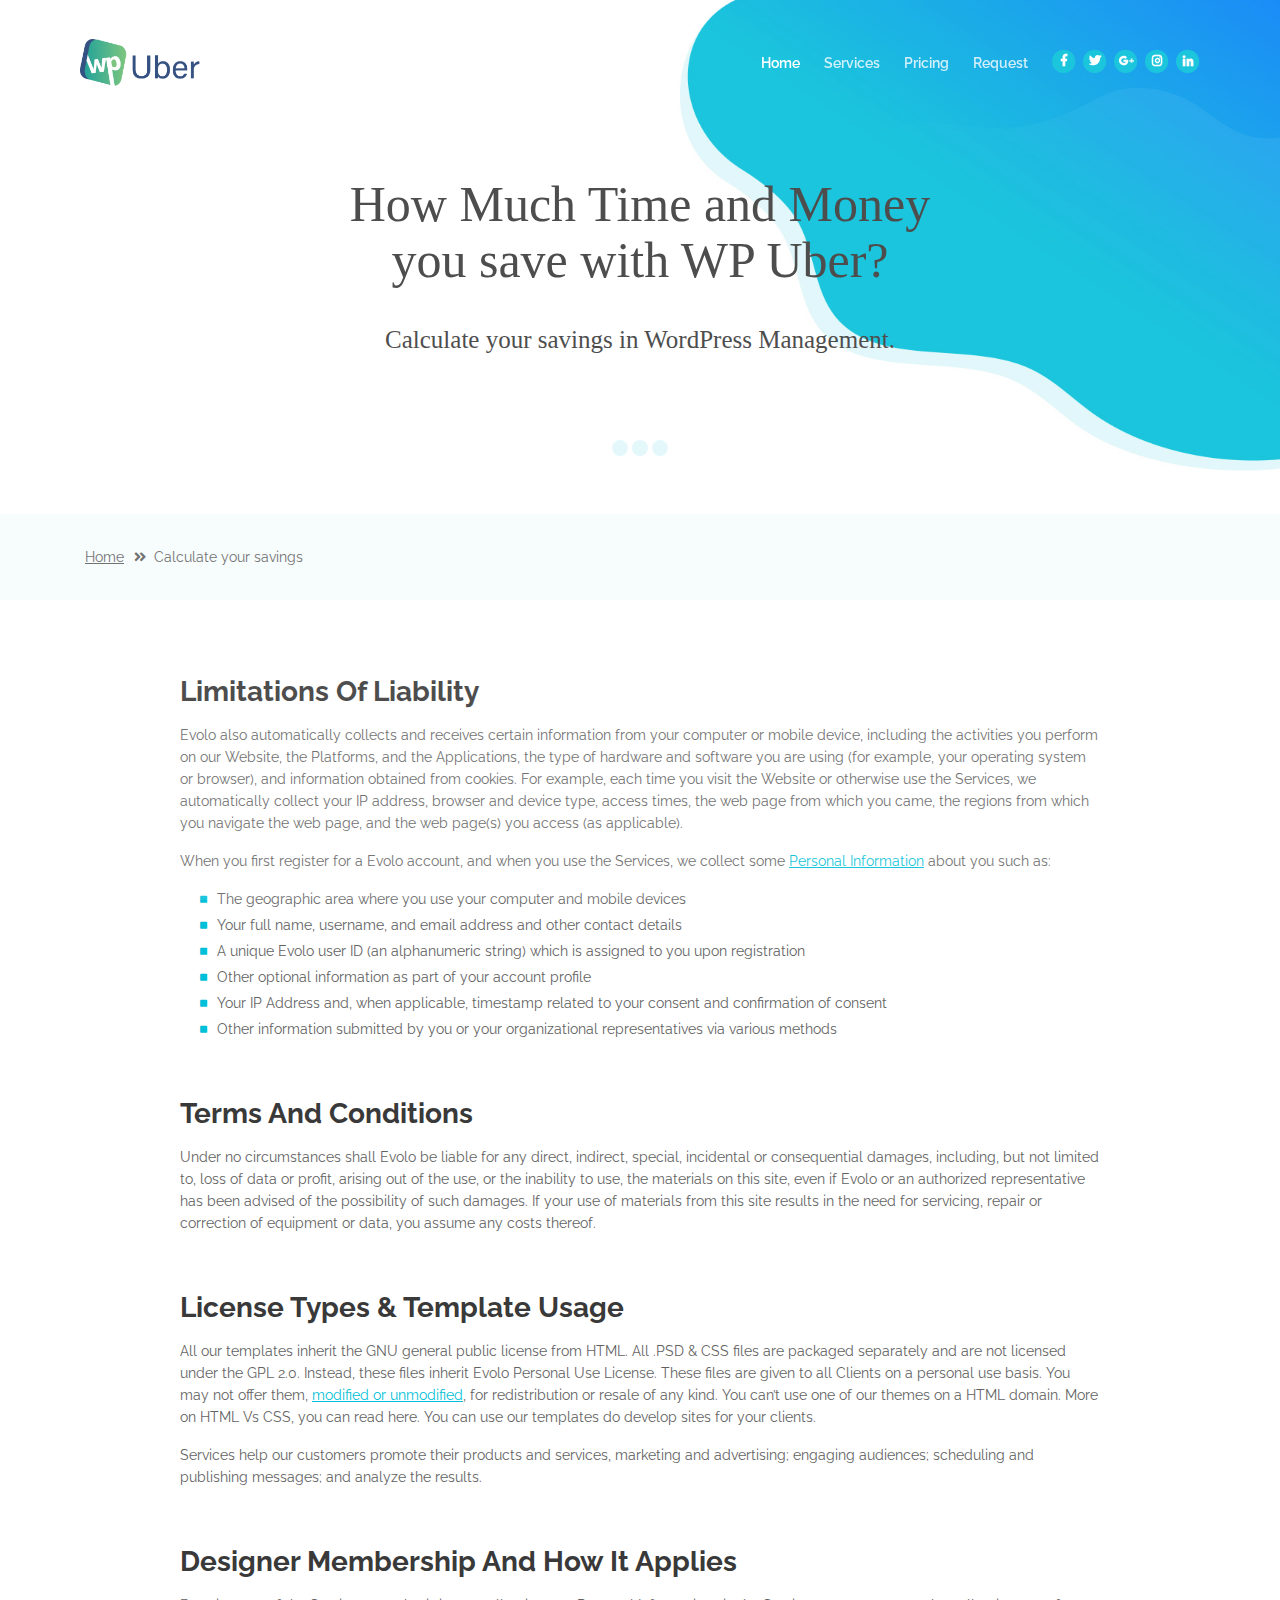
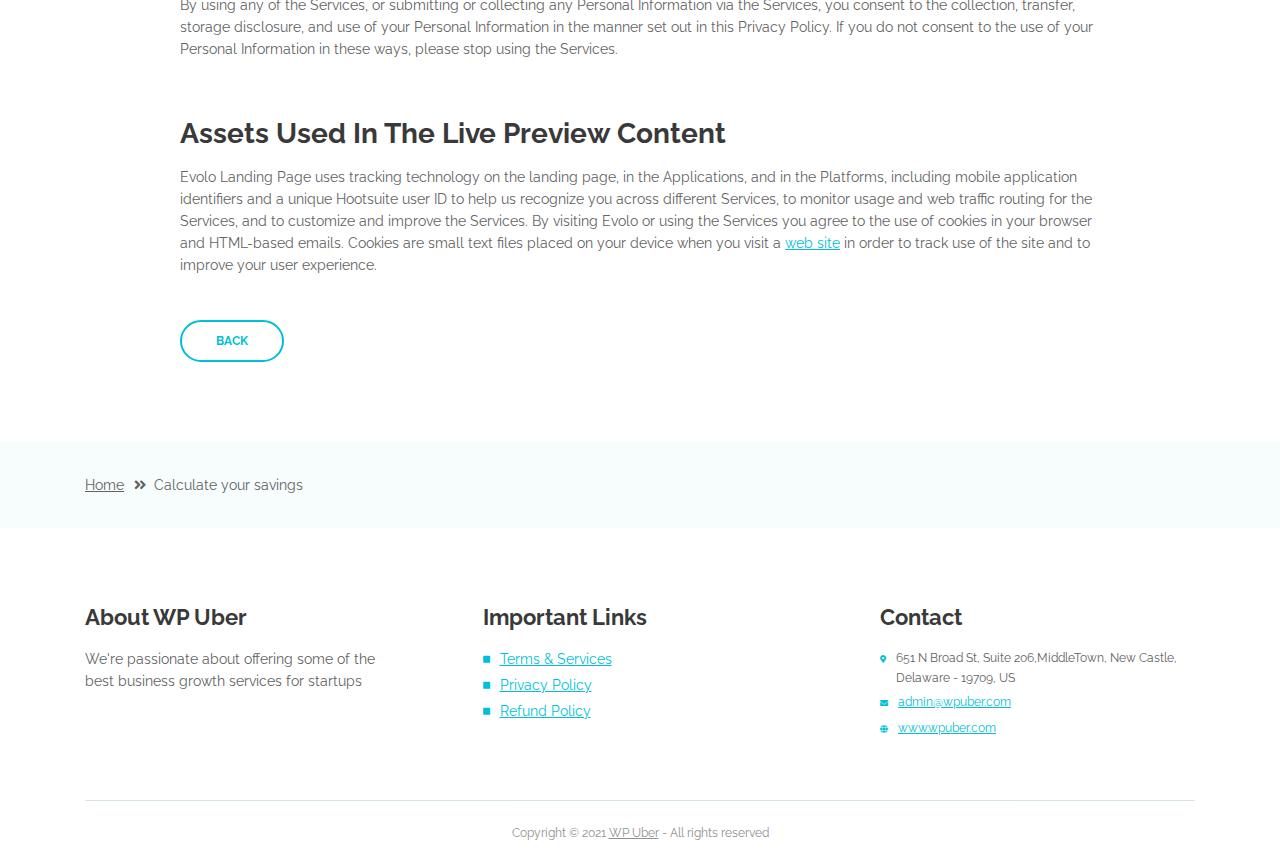
<file: Calculate-your-savings.html>
<!DOCTYPE html>
<html lang="en">
<head>
    <meta charset="utf-8">
    <meta name="viewport" content="width=device-width, initial-scale=1, shrink-to-fit=no">
    
    <!-- SEO Meta Tags -->
     <meta name="description" content="HTML landing page template built with Bootstrap">
    <meta name="author" content="">

    <!-- OG Meta Tags to improve the way the post looks when you share the page on LinkedIn, Facebook, Google+ -->
	<meta property="og:site_name" content="" /> <!-- website name -->
	<meta property="og:site" content="" /> <!-- website link -->
	<meta property="og:title" content=""/> <!-- title shown in the actual shared post -->
	<meta property="og:description" content="" /> <!-- description shown in the actual shared post -->
	<meta property="og:image" content="" /> <!-- image link, make sure it's jpg -->
	<meta property="og:url" content="" /> <!-- where do you want your post to link to -->
	<meta property="og:type" content="article" />

    <!-- Website Title -->
    <title>Calculate your savings - Firewall Landing Page WP Uber</title>
    
    <!-- Styles -->
    <link href="https://fonts.googleapis.com/css?family=Raleway:400,400i,600,700,700i&amp;subset=latin-ext" rel="stylesheet">
    <link href="css/bootstrap.css" rel="stylesheet">
    <link href="css/fontawesome-all.css" rel="stylesheet">
    <link href="css/swiper.css" rel="stylesheet">
	<link href="css/magnific-popup.css" rel="stylesheet">
	<link href="css/styles.css" rel="stylesheet">
	
	<!-- Favicon  -->
    <link rel="icon" href="images/favicon.png">
</head>
<body data-spy="scroll" data-target=".fixed-top">
    
    <!-- Preloader -->
	<div class="spinner-wrapper">
        <div class="spinner">
            <div class="bounce1"></div>
            <div class="bounce2"></div>
            <div class="bounce3"></div>
        </div>
    </div>
    <!-- end of preloader -->
    

    <!-- Navbar -->
    <nav class="navbar navbar-expand-lg navbar-dark navbar-custom fixed-top">
        <!-- Text Logo - Use this if you don't have a graphic logo -->
        <!-- <a class="navbar-brand logo-text page-scroll" href="index.html">Evolo</a> -->

        <!-- Image Logo -->
        <a class="navbar-brand logo-image" href="index.html"><img src="images/wpuber.png" alt="alternative"></a>
        
        <!-- Mobile Menu Toggle Button -->
        <button class="navbar-toggler" type="button" data-toggle="collapse" data-target="#navbarsExampleDefault" aria-controls="navbarsExampleDefault" aria-expanded="false" aria-label="Toggle navigation">
            <span class="navbar-toggler-awesome fas fa-bars"></span>
            <span class="navbar-toggler-awesome fas fa-times"></span>
        </button>
        <!-- end of mobile menu toggle button -->

        <div class="collapse navbar-collapse" id="navbarsExampleDefault">
            <ul class="navbar-nav ml-auto">
                 <li class="nav-item">
                    <a class="nav-link page-scroll" href="#header">Home <span class="sr-only">(current)</span></a>
                </li>
                <li class="nav-item">
                    <a class="nav-link page-scroll" href="#services">Services</a>
                </li>
                <li class="nav-item">
                    <a class="nav-link page-scroll" href="#pricing">Pricing</a>
                </li>
                <li class="nav-item">
                    <a class="nav-link page-scroll" href="#request">Request</a>
                </li>

                <!-- Dropdown Menu -->          
                <!-- <li class="nav-item dropdown">
                    <a class="nav-link dropdown-toggle page-scroll" href="index.html#about" id="navbarDropdown" role="button" aria-haspopup="true" aria-expanded="false">About</a>
                    <div class="dropdown-menu" aria-labelledby="navbarDropdown">
                        <a class="dropdown-item" href="terms-conditions.html"><span class="item-text">Terms Conditions</span></a>
                        <div class="dropdown-items-divide-hr"></div>
                        <a class="dropdown-item" href="privacy-policy.html"><span class="item-text">Privacy Policy</span></a>
                    </div>
                </li> -->
                <!-- end of dropdown menu -->

               <!--  <li class="nav-item">
                    <a class="nav-link page-scroll" href="index.html#contact">Contact</a>
                </li> -->
            </ul>
            <span class="nav-item social-icons">
                <span class="fa-stack">
                    <a href="#your-link">
                        <i class="fas fa-circle fa-stack-2x facebook"></i>
                        <i class="fab fa-facebook-f fa-stack-1x"></i>
                    </a>
                </span>
                <span class="fa-stack">
                    <a href="#your-link">
                        <i class="fas fa-circle fa-stack-2x twitter"></i>
                        <i class="fab fa-twitter fa-stack-1x"></i>
                    </a>
                </span>
                <span class="fa-stack">
                    <a href="#your-link">
                        <i class="fas fa-circle fa-stack-2x"></i>
                        <i class="fab fa-google-plus-g fa-stack-1x"></i>
                    </a>
                </span>
                <span class="fa-stack">
                    <a href="#your-link">
                        <i class="fas fa-circle fa-stack-2x"></i>
                        <i class="fab fa-instagram fa-stack-1x"></i>
                    </a>
                </span>
                <span class="fa-stack">
                    <a href="#your-link">
                        <i class="fas fa-circle fa-stack-2x"></i>
                        <i class="fab fa-linkedin-in fa-stack-1x"></i>
                    </a>
                </span>
            </span>
        </div>
    </nav> <!-- end of navbar -->
    <!-- end of navbar -->


    <!-- Header -->
    <header id="header" class="ex-header">
        <div class="container">
            <div class="row">
                <div class="col-lg-12">
                    <h1 style="font-family: 'Ubuntu'; font-size: 50px; font-weight: 500;">How Much Time and Money you save with WP Uber?</h1>
                    <h2 style="font-family: 'Ubuntu'; margin-top: 30px; font-weight: 400;  font-size: 25px;" >Calculate your savings in WordPress Management.</h2>
                </div> <!-- end of col -->
            </div> <!-- end of row -->
        </div> <!-- end of container -->
    </header> <!-- end of ex-header -->
    <!-- end of header -->


    <!-- Breadcrumbs -->
    <div class="ex-basic-1">
        <div class="container">
            <div class="row">
                <div class="col-lg-12">
                    <div class="breadcrumbs">
                        <a href="index.html">Home</a><i class="fa fa-angle-double-right"></i><span>Calculate your savings</span>
                    </div> <!-- end of breadcrumbs -->
                </div> <!-- end of col -->
            </div> <!-- end of row -->
        </div> <!-- end of container -->
    </div> <!-- end of ex-basic-1 -->
    <!-- end of breadcrumbs -->


    <!-- Terms Content -->
    <div class="ex-basic-2">
        <div class="container">
            <div class="row">
                <div class="col-lg-10 offset-lg-1">
                    <div class="text-container">
                        <h3>Limitations Of Liability</h3>
                        <p>Evolo also automatically collects and receives certain information from your computer or mobile device, including the activities you perform on our Website, the Platforms, and the Applications, the type of hardware and software you are using (for example, your operating system or browser), and information obtained from cookies. For example, each time you visit the Website or otherwise use the Services, we automatically collect your IP address, browser and device type, access times, the web page from which you came, the regions from which you navigate the web page, and the web page(s) you access (as applicable).</p>
                        <p>When you first register for a Evolo account, and when you use the Services, we collect some <a class="turquoise" href="#your-link">Personal Information</a> about you such as:</p>
                        <ul class="list-unstyled li-space-lg indent">
                            <li class="media">
                                <i class="fas fa-square"></i>
                                <div class="media-body">The geographic area where you use your computer and mobile devices</div>
                            </li>
                            <li class="media">
                                <i class="fas fa-square"></i>
                                <div class="media-body">Your full name, username, and email address and other contact details</div>
                            </li>
                            <li class="media">
                                <i class="fas fa-square"></i>
                                <div class="media-body">A unique Evolo user ID (an alphanumeric string) which is assigned to you upon registration</div>
                            </li>
                            <li class="media">
                                <i class="fas fa-square"></i>
                                <div class="media-body">Other optional information as part of your account profile</div>
                            </li>
                            <li class="media">
                                <i class="fas fa-square"></i>
                                <div class="media-body">Your IP Address and, when applicable, timestamp related to your consent and confirmation of consent</div>
                            </li>
                            <li class="media">
                                <i class="fas fa-square"></i>
                                <div class="media-body">Other information submitted by you or your organizational representatives via various methods</div>
                            </li>
                        </ul>
                    </div> <!-- end of text-container -->
                    
                    <div class="text-container">
                        <h3>Terms And Conditions</h3>
                        <p>Under no circumstances shall Evolo be liable for any direct, indirect, special, incidental or consequential damages, including, but not limited to, loss of data or profit, arising out of the use, or the inability to use, the materials on this site, even if Evolo or an authorized representative has been advised of the possibility of such damages. If your use of materials from this site results in the need for servicing, repair or correction of equipment or data, you assume any costs thereof.</p>
                    </div> <!-- end of text-container -->

                    <div class="text-container">
                        <h3>License Types & Template Usage</h3>
                        <p>All our templates inherit the GNU general public license from HTML. All .PSD & CSS files are packaged separately and are not licensed under the GPL 2.0. Instead, these files inherit Evolo Personal Use License. These files are given to all Clients on a personal use basis. You may not offer them, <a class="turquoise" href="#your-link">modified or unmodified</a>, for redistribution or resale of any kind. You can’t use one of our themes on a HTML domain. More on HTML Vs CSS, you can read here. You can use our templates do develop sites for your clients.</p>
                        <p>Services help our customers promote their products and services, marketing and advertising; engaging audiences; scheduling and publishing messages; and analyze the results.</p>
                    </div> <!-- end of text-container -->

                    <div class="text-container">
                        <h3>Designer Membership And How It Applies</h3>
                        <p>By using any of the Services, or submitting or collecting any Personal Information via the Services, you consent to the collection, transfer, storage disclosure, and use of your Personal Information in the manner set out in this Privacy Policy. If you do not consent to the use of your Personal Information in these ways, please stop using the Services.</p>
                    </div> <!-- end of text-container -->
                    
                    <div class="text-container last">
                        <h3>Assets Used In The Live Preview Content</h3>
                        <p>Evolo Landing Page uses tracking technology on the landing page, in the Applications, and in the Platforms, including mobile application identifiers and a unique Hootsuite user ID to help us recognize you across different Services, to monitor usage and web traffic routing for the Services, and to customize and improve the Services. By visiting Evolo or using the Services you agree to the use of cookies in your browser and HTML-based emails. Cookies are small text files placed on your device when you visit a <a class="turquoise" href="#your-link">web site</a> in order to track use of the site and to improve your user experience.</p>
                        <a class="btn-outline-reg" href="index.html">BACK</a>
                    </div> <!-- end of text-container -->
                </div>
            </div> <!-- end of row -->
        </div> <!-- end of container -->
    </div> <!-- end of ex-basic -->
    <!-- end of terms content -->

    
    <!-- Breadcrumbs -->
    <div class="ex-basic-1">
        <div class="container">
            <div class="row">
                <div class="col-lg-12">
                    <div class="breadcrumbs">
                        <a href="index.html">Home</a><i class="fa fa-angle-double-right"></i><span>Calculate your savings</span>
                    </div> <!-- end of breadcrumbs -->
                </div> <!-- end of col -->
            </div> <!-- end of row -->
        </div> <!-- end of container -->
    </div> <!-- end of ex-basic-1 -->
    <!-- end of breadcrumbs -->


    <!-- Footer -->
    <div class="footer">
        <div class="container">
            <div class="row">
                <div class="col-md-4">
                    <div class="footer-col">
                        <h4>About WP Uber</h4>
                        <p>We're passionate about offering some of the best business growth services for startups</p>
                    </div>
                </div> <!-- end of col -->
              <div class="col-md-4">
                    <div class="footer-col middle">
                        <h4>Important Links</h4>
                        <ul class="list-unstyled li-space-lg">
                            <li class="media">
                                <i class="fas fa-square"></i>
                                <div class="media-body"> <a class="turquoise" href="https://wpuber.com/terms-of-services/">Terms & Services</a></div>
                            </li>
                            <li class="media">
                                <i class="fas fa-square"></i>
                                <div class="media-body"><a class="turquoise" href="https://wpuber.com/privacy-policy/">Privacy Policy</a></div>
                            </li>
                            <li class="media">
                                <i class="fas fa-square"></i>
                                <div class="media-body"><a class="turquoise" href="https://wpuber.com/refund-policy/">Refund Policy</a></div>
                            </li>
                        </ul>
                    </div>
                </div> <!-- end of col -->
               <div class="col-md-4">
                    <div class="footer-col last">
                        <h4>Contact</h4>
                        <ul class="list-unstyled li-space-lg p-small">
                            <li class="media">
                                <i class="fas fa-map-marker-alt"></i>
                                <div class="media-body">651 N Broad St, Suite 206,MiddleTown, New Castle, Delaware - 19709, US</div>
                            </li>
                            <li class="media">
                                <i class="fas fa-envelope"></i>
                                <div class="media-body"><a class="turquoise" href="mailto:admin@wpuber.com ">admin@wpuber.com </a>
                                  </div> 
                            </li>
                             <li class="media">
                                <i class="fas fa-globe" style="margin-left: 0px;"></i>
                                <div class="media-body" ><a class="turquoise" href="https://wpuber.com"> www.wpuber.com</a>
                                  </div> 
                            </li>
                             

                        </ul>
                    </div> 
                </div> <!-- end of col -->
            </div> <!-- end of row -->
        </div> <!-- end of container -->
    </div> <!-- end of footer -->  
    <!-- end of footer -->


    <!-- Copyright -->
    <div class="copyright">
        <div class="container">
            <div class="row">
                <div class="col-lg-12">
                    <p class="p-small">Copyright © 2021 <a href="https://wpuber.com">WP Uber</a> - All rights reserved</p>
                </div> <!-- end of col -->
            </div> <!-- enf of row -->
        </div> <!-- end of container -->
    </div> <!-- end of copyright --> 
    <!-- end of copyright -->

	
    <!-- Scripts -->
    <script src="js/jquery.min.js"></script> <!-- jQuery for Bootstrap's JavaScript plugins -->
    <script src="js/popper.min.js"></script> <!-- Popper tooltip library for Bootstrap -->
    <script src="js/bootstrap.min.js"></script> <!-- Bootstrap framework -->
    <script src="js/jquery.easing.min.js"></script> <!-- jQuery Easing for smooth scrolling between anchors -->
    <script src="js/swiper.min.js"></script> <!-- Swiper for image and text sliders -->
    <script src="js/jquery.magnific-popup.js"></script> <!-- Magnific Popup for lightboxes -->
    <script src="js/validator.min.js"></script> <!-- Validator.js - Bootstrap plugin that validates forms -->
    <script src="js/scripts.js"></script> <!-- Custom scripts -->
</body>
</html>
</file>
<file: css/styles.css>
/* Template: Evolo - StartUp HTML Landing Page Template
   Author: Inovatik
   Created: June 2019
   Description: Master CSS file
*/

/*****************************************
Table Of Contents:

01. General Styles
02. Preloader
03. Navigation
04. Header
05. Customers
06. Services
07. Details 1
08. Details 2
09. Details Lightboxes
10. Pricing
11. Request
12. Video
13. Testimonials
14. About
15. Contact
16. Footer
17. Copyright
18. Back To Top Button
19. Extra Pages
20. Media Queries
******************************************/

/*****************************************
Colors:
- Backgrounds - turquoise #00bfd8
- Backgrounds - blue #0079f9
- Backgrounds - light gray #f7fcfd
- Buttons, bullets, icons, links - turquoise #00bfd8
- Cards border, inputs border - light gray #c4d8dc
- Text headers, navbar links - black #393939
- Text body - black #626262
******************************************/


/******************************/
/*     01. General Styles     */
/******************************/
body,
html {
    width: 100%;
	height: 100%;
}

body, p {
	color: #626262; 
	font: 400 0.875rem/1.375rem "Raleway", sans-serif;
}

.p-large {
	font: 400 1rem/1.5rem "Raleway", sans-serif;
}

.p-small {
	font: 400 0.75rem/1.25rem "Raleway", sans-serif;
}

.p-heading {
	margin-bottom: 3.875rem;
}

.li-space-lg li {
	margin-bottom: 0.25rem;
}

.indent {
	padding-left: 1.25rem;
}

h1 {
	color: #393939;
	font: 700 3rem/3.5rem "Raleway", sans-serif;
}

h2 {
	color: #393939;
	font: 700 2.25rem/2.75rem "Raleway", sans-serif;
}

h3 {
	color: #393939;
	font: 700 1.75rem/2rem "Raleway", sans-serif;
}

h4 {
	color: #393939;
	font: 700 1.375rem/1.875rem "Raleway", sans-serif;
}

h5 {
	color: #393939;
	font: 700 1.125rem/1.625rem "Raleway", sans-serif;
}

h6 {
	color: #393939;
	font: 700 1rem/1.5rem "Raleway", sans-serif;
}

a {
	color: #626262;
	text-decoration: underline;
}

a:hover {
	color: #626262;
	text-decoration: underline;
}

a.turquoise {
	color: #00bfd8;
}

a.white {
	color: #fff;
}

.testimonial-text {
	font: italic 400 1rem/1.5rem "Raleway", sans-serif;
}

.testimonial-author {
	font: 700 1rem/1.5rem "Raleway", sans-serif;
}

.turquoise {
	color: #00bfd8;
}

.btn-solid-reg {
	display: inline-block;
	padding: 1.1875rem 2.125rem 1.1875rem 2.125rem;
	border: 0.125rem solid #00bfd8;
	border-radius: 2rem;
	background-color: #00bfd8;
	color: #fff;
	font: 700 0.75rem/0 "Raleway", sans-serif;
	text-decoration: none;
	transition: all 0.2s;
}

.btn-solid-reg:hover {
	background-color: transparent;
	color: #00bfd8;
	text-decoration: none;
}

.btn-solid-lg {
	display: inline-block;
	padding: 1.375rem 2.625rem 1.375rem 2.625rem;
	border: 0.125rem solid #00bfd8;
	border-radius: 2rem;
	background-color: #00bfd8;
	color: #fff;
	font: 700 0.75rem/0 "Raleway", sans-serif;
	text-decoration: none;
	transition: all 0.2s;
}

.btn-solid-lg:hover {
	background-color: transparent;
	color: #00bfd8;
	text-decoration: none;
}

.btn-outline-reg {
	display: inline-block;
	padding: 1.1875rem 2.125rem 1.1875rem 2.125rem;
	border: 0.125rem solid #00bfd8;
	border-radius: 2rem;
	background-color: transparent;
	color: #00bfd8;
	font: 700 0.75rem/0 "Raleway", sans-serif;
	text-decoration: none;
	transition: all 0.2s;
}

.btn-outline-reg:hover {
	background-color: #00bfd8;
	color: #fff;
	text-decoration: none;
}

.btn-outline-lg {
	display: inline-block;
	padding: 1.375rem 2.625rem 1.375rem 2.625rem;
	border: 0.125rem solid #00bfd8;
	border-radius: 2rem;
	background-color: transparent;
	color: #00bfd8;
	font: 700 0.75rem/0 "Raleway", sans-serif;
	text-decoration: none;
	transition: all 0.2s;
}

.btn-outline-lg:hover {
	background-color: #00bfd8;
	color: #fff;
	text-decoration: none;
}

.btn-outline-sm {
	display: inline-block;
	padding: 1rem 1.625rem 0.875rem 1.625rem;
	border: 0.125rem solid #00bfd8;
	border-radius: 2rem;
	background-color: transparent;
	color: #00bfd8;
	font: 700 0.625rem/0 "Raleway", sans-serif;
	text-decoration: none;
	transition: all 0.2s;
}

.btn-outline-sm:hover {
	background-color: #00bfd8;
	color: #fff;
	text-decoration: none;
}

.form-group {
	position: relative;
	margin-bottom: 1.25rem;
}

.form-group.has-error.has-danger {
	margin-bottom: 0.625rem;
}

.form-group.has-error.has-danger .help-block.with-errors ul {
	margin-top: 0.375rem;
}

.label-control {
	position: absolute;
	top: 0.87rem;
	left: 1.375rem;
	color: #626262;
	opacity: 1;
	font: 400 0.875rem/1.375rem "Raleway", sans-serif;
	cursor: text;
	transition: all 0.2s ease;
}


#logo1:hover {
    content: url('../images/customer-logo-1new.png');
}
#logo2:hover {
    content: url('../images/customer-logo-2new.png');
}
#logo3:hover {
    content: url('../images/customer-logo-3new.png');
}
#logo4:hover {
    content: url('../images/customer-logo-4new.png');
}
#logo5:hover {
    content: url('../images/customer-logo-5new.png');
}
#logo6:hover {
    content: url('../images/customer-logo-6new.png');
}


/* IE10+ hack to solve lower label text position compared to the rest of the browsers */
@media screen and (-ms-high-contrast: active), screen and (-ms-high-contrast: none) {  
	.label-control {
		top: 0.9375rem;
	}
}

.form-control-input:focus + .label-control,
.form-control-input.notEmpty + .label-control,
.form-control-textarea:focus + .label-control,
.form-control-textarea.notEmpty + .label-control {
	top: 0.125rem;
	opacity: 1;
	font-size: 0.75rem;
	font-weight: 700;
}

.form-control-input,
.form-control-select {
	display: block; /* needed for proper display of the label in Firefox, IE, Edge */
	width: 100%;
	padding-top: 1.0625rem;
	padding-bottom: 0.0625rem;
	padding-left: 1.3125rem;
	border: 1px solid #c4d8dc;
	border-radius: 0.25rem;
	background-color: #fff;
	color: #626262;
	font: 400 0.875rem/1.875rem "Raleway", sans-serif;
	transition: all 0.2s;
	-webkit-appearance: none; /* removes inner shadow on form inputs on ios safari */
}

.form-control-select {
	padding-top: 0.5rem;
	padding-bottom: 0.5rem;
	height: 3rem;
}

/* IE10+ hack to solve lower label text position compared to the rest of the browsers */
@media screen and (-ms-high-contrast: active), screen and (-ms-high-contrast: none) {  
	.form-control-input {
		padding-top: 1.25rem;
		padding-bottom: 0.75rem;
		line-height: 1.75rem;
	}

	.form-control-select {
		padding-top: 0.875rem;
		padding-bottom: 0.75rem;
		height: 3.125rem;
		line-height: 2.125rem;
	}
}

select {
    /* you should keep these first rules in place to maintain cross-browser behavior */
    -webkit-appearance: none;
	-moz-appearance: none;
	-ms-appearance: none;
    -o-appearance: none;
    appearance: none;
    background-image: url('../images/down-arrow.png');
    background-position: 96% 50%;
    background-repeat: no-repeat;
    outline: none;
}

select::-ms-expand {
    display: none; /* removes the ugly default down arrow on select form field in IE11 */
}

.form-control-textarea {
	display: block; /* used to eliminate a bottom gap difference between Chrome and IE/FF */
	width: 100%;
	height: 8rem; /* used instead of html rows to normalize height between Chrome and IE/FF */
	padding-top: 1.25rem;
	padding-left: 1.3125rem;
	border: 1px solid #c4d8dc;
	border-radius: 0.25rem;
	background-color: #fff;
	color: #626262;
	font: 400 0.875rem/1.75rem "Raleway", sans-serif;
	transition: all 0.2s;
}

.form-control-input:focus,
.form-control-select:focus,
.form-control-textarea:focus {
	border: 1px solid #a1a1a1;
	outline: none; /* Removes blue border on focus */
}

.form-control-input:hover,
.form-control-select:hover,
.form-control-textarea:hover {
	border: 1px solid #a1a1a1;
}

.checkbox {
	font: 400 0.75rem/1.25rem "Raleway", sans-serif;
}

input[type='checkbox'] {
	vertical-align: -15%;
	margin-right: 0.375rem;
}

/* IE10+ hack to raise checkbox field position compared to the rest of the browsers */
@media screen and (-ms-high-contrast: active), screen and (-ms-high-contrast: none) {  
	input[type='checkbox'] {
		vertical-align: -9%;
	}
}

.form-control-submit-button {
	display: inline-block;
	width: 100%;
	height: 3.125rem;
	border: 1px solid #00bfd8;
	border-radius: 1.5rem;
	background-color: #00bfd8;
	color: #fff;
	font: 700 0.75rem/1.75rem "Raleway", sans-serif;
	cursor: pointer;
	transition: all 0.2s;
}

.form-control-submit-button:hover {
	background-color: transparent;
	color: #00bfd8;
}

/* Form Success And Error Message Formatting */
#rmsgSubmit.h3.text-center.tada.animated,
#cmsgSubmit.h3.text-center.tada.animated,
#pmsgSubmit.h3.text-center.tada.animated,
#rmsgSubmit.h3.text-center,
#cmsgSubmit.h3.text-center,
#pmsgSubmit.h3.text-center {
	display: block;
	margin-bottom: 0;
	color: #626262;
	font: 400 1.125rem/1rem "Raleway", sans-serif;
}

.help-block.with-errors .list-unstyled {
	color: #626262;
	font-size: 0.75rem;
	line-height: 1.125rem;
	text-align: left;
}

.help-block.with-errors ul {
	margin-bottom: 0;
}
/* end of form success and error message formatting */

/* Form Success And Error Message Animation - Animate.css */
@-webkit-keyframes tada {
	from {
		-webkit-transform: scale3d(1, 1, 1);
		-ms-transform: scale3d(1, 1, 1);
		transform: scale3d(1, 1, 1);
	}
	10%, 20% {
		-webkit-transform: scale3d(.9, .9, .9) rotate3d(0, 0, 1, -3deg);
		-ms-transform: scale3d(.9, .9, .9) rotate3d(0, 0, 1, -3deg);
		transform: scale3d(.9, .9, .9) rotate3d(0, 0, 1, -3deg);
	}
	30%, 50%, 70%, 90% {
		-webkit-transform: scale3d(1.1, 1.1, 1.1) rotate3d(0, 0, 1, 3deg);
		-ms-transform: scale3d(1.1, 1.1, 1.1) rotate3d(0, 0, 1, 3deg);
		transform: scale3d(1.1, 1.1, 1.1) rotate3d(0, 0, 1, 3deg);
	}
	40%, 60%, 80% {
		-webkit-transform: scale3d(1.1, 1.1, 1.1) rotate3d(0, 0, 1, -3deg);
		-ms-transform: scale3d(1.1, 1.1, 1.1) rotate3d(0, 0, 1, -3deg);
		transform: scale3d(1.1, 1.1, 1.1) rotate3d(0, 0, 1, -3deg);
	}
	to {
		-webkit-transform: scale3d(1, 1, 1);
		-ms-transform: scale3d(1, 1, 1);
		transform: scale3d(1, 1, 1);
	}
}

@keyframes tada {
	from {
		-webkit-transform: scale3d(1, 1, 1);
		-ms-transform: scale3d(1, 1, 1);
		transform: scale3d(1, 1, 1);
	}
	10%, 20% {
		-webkit-transform: scale3d(.9, .9, .9) rotate3d(0, 0, 1, -3deg);
		-ms-transform: scale3d(.9, .9, .9) rotate3d(0, 0, 1, -3deg);
		transform: scale3d(.9, .9, .9) rotate3d(0, 0, 1, -3deg);
	}
	30%, 50%, 70%, 90% {
		-webkit-transform: scale3d(1.1, 1.1, 1.1) rotate3d(0, 0, 1, 3deg);
		-ms-transform: scale3d(1.1, 1.1, 1.1) rotate3d(0, 0, 1, 3deg);
		transform: scale3d(1.1, 1.1, 1.1) rotate3d(0, 0, 1, 3deg);
	}
	40%, 60%, 80% {
		-webkit-transform: scale3d(1.1, 1.1, 1.1) rotate3d(0, 0, 1, -3deg);
		-ms-transform: scale3d(1.1, 1.1, 1.1) rotate3d(0, 0, 1, -3deg);
		transform: scale3d(1.1, 1.1, 1.1) rotate3d(0, 0, 1, -3deg);
	}
	to {
		-webkit-transform: scale3d(1, 1, 1);
		-ms-transform: scale3d(1, 1, 1);
		transform: scale3d(1, 1, 1);
	}
}

.tada {
	-webkit-animation-name: tada;
	animation-name: tada;
}

.animated {
	-webkit-animation-duration: 1s;
	animation-duration: 1s;
	-webkit-animation-fill-mode: both;
	animation-fill-mode: both;
}
/* end of form success and error message animation - Animate.css */

/* Fade-move Animation For Lightbox - Magnific Popup */
/* at start */
.my-mfp-slide-bottom .zoom-anim-dialog {
	opacity: 0;
	transition: all 0.2s ease-out;
	-webkit-transform: translateY(-1.25rem) perspective(37.5rem) rotateX(10deg);
	-ms-transform: translateY(-1.25rem) perspective(37.5rem) rotateX(10deg);
	transform: translateY(-1.25rem) perspective(37.5rem) rotateX(10deg);
}

/* animate in */
.my-mfp-slide-bottom.mfp-ready .zoom-anim-dialog {
	opacity: 1;
	-webkit-transform: translateY(0) perspective(37.5rem) rotateX(0); 
	-ms-transform: translateY(0) perspective(37.5rem) rotateX(0); 
	transform: translateY(0) perspective(37.5rem) rotateX(0); 
}

/* animate out */
.my-mfp-slide-bottom.mfp-removing .zoom-anim-dialog {
	opacity: 0;
	-webkit-transform: translateY(-0.625rem) perspective(37.5rem) rotateX(10deg); 
	-ms-transform: translateY(-0.625rem) perspective(37.5rem) rotateX(10deg); 
	transform: translateY(-0.625rem) perspective(37.5rem) rotateX(10deg); 
}

/* dark overlay, start state */
.my-mfp-slide-bottom.mfp-bg {
	opacity: 0;
	transition: opacity 0.2s ease-out;
}

/* animate in */
.my-mfp-slide-bottom.mfp-ready.mfp-bg {
	opacity: 0.8;
}
/* animate out */
.my-mfp-slide-bottom.mfp-removing.mfp-bg {
	opacity: 0;
}
/* end of fade-move animation for lightbox - magnific popup */

/* Fade Animation For Image Slider - Magnific Popup */
@-webkit-keyframes fadeIn {
	from {
		opacity: 0;
	}
	to {
		opacity: 1;
	}
}

@keyframes fadeIn {
	from {
		opacity: 0;
	}
	to {
		opacity: 1;
	}
}

.fadeIn {
	-webkit-animation: fadeIn 0.6s;
	animation: fadeIn 0.6s;
}

@-webkit-keyframes fadeOut {
	from {
		opacity: 1;
	}
	to {
		opacity: 0;
	}
}

@keyframes fadeOut {
	from {
		opacity: 1;
	}
	to {
		opacity: 0;
	}
}

.fadeOut {
	-webkit-animation: fadeOut 0.8s;
	animation: fadeOut 0.8s;
}
/* end of fade animation for image slider - magnific popup */


/*************************/
/*     02. Preloader     */
/*************************/
.spinner-wrapper {
	position: fixed;
	z-index: 999999;
	top: 0;
	right: 0;
	bottom: 0;
	left: 0;
	background: #fff;
}

.spinner {
	position: absolute;
	top: 50%; /* centers the loading animation vertically one the screen */
	left: 50%; /* centers the loading animation horizontally one the screen */
	width: 3.75rem;
	height: 1.25rem;
	margin: -0.625rem 0 0 -1.875rem; /* is width and height divided by two */ 
	text-align: center;
}

.spinner > div {
	display: inline-block;
	width: 1rem;
	height: 1rem;
	border-radius: 100%;
	background-color: #00bfd8;
	-webkit-animation: sk-bouncedelay 1.4s infinite ease-in-out both;
	animation: sk-bouncedelay 1.4s infinite ease-in-out both;
}

.spinner .bounce1 {
	-webkit-animation-delay: -0.32s;
	animation-delay: -0.32s;
}

.spinner .bounce2 {
	-webkit-animation-delay: -0.16s;
	animation-delay: -0.16s;
}

@-webkit-keyframes sk-bouncedelay {
	0%, 80%, 100% { -webkit-transform: scale(0); }
	40% { -webkit-transform: scale(1.0); }
}

@keyframes sk-bouncedelay {
	0%, 80%, 100% { 
		-webkit-transform: scale(0);
		-ms-transform: scale(0);
		transform: scale(0);
	} 40% { 
		-webkit-transform: scale(1.0);
		-ms-transform: scale(1.0);
		transform: scale(1.0);
	}
}


/**************************/
/*     03. Navigation     */
/**************************/
.navbar-custom {
	background-color: #fff;
	box-shadow: 0 0.0625rem 0.375rem 0 rgba(0, 0, 0, 0.1);
	font: 600 0.875rem/0.875rem "Raleway", sans-serif;
	transition: all 0.2s;
}

.navbar-custom .navbar-brand.logo-image img {
    width: 120px;
	height: auto;
}

.navbar-custom .navbar-brand.logo-text {
	font: 600 2rem/1.5rem "Raleway", sans-serif;
	color: #393939;
	text-decoration: none;
}

.navbar-custom .navbar-nav {
	margin-top: 0.75rem;
	margin-bottom: 0.5rem;
}

.navbar-custom .nav-item .nav-link {
	padding: 0.625rem 0.75rem 0.625rem 0.75rem;
	color: #393939;
	text-decoration: none;
	transition: all 0.2s ease;
}

.navbar-custom .nav-item .nav-link:hover,
.navbar-custom .nav-item .nav-link.active {
	color: #00bfd8;
}

/* Dropdown Menu */
.navbar-custom .dropdown:hover > .dropdown-menu {
	display: block; /* this makes the dropdown menu stay open while hovering it */
	min-width: auto;
	animation: fadeDropdown 0.2s; /* required for the fade animation */
}

@keyframes fadeDropdown {
    0% {
        opacity: 0;
    }

    100% {
        opacity: 1;
    }
}

.navbar-custom .dropdown-toggle:focus { /* removes dropdown outline on focus */
	outline: 0;
}

.navbar-custom .dropdown-menu {
	margin-top: 0;
	border: none;
	border-radius: 0.25rem;
	background-color: #fff;
}

.navbar-custom .dropdown-item {
	color: #393939;
	text-decoration: none;
}

.navbar-custom .dropdown-item:hover {
	background-color: #fff;
}

.navbar-custom .dropdown-item .item-text {
	font: 600 0.875rem/0.875rem "Raleway", sans-serif;
}

.navbar-custom .dropdown-item:hover .item-text {
	color: #00bfd8;
}

.navbar-custom .dropdown-items-divide-hr {
	width: 100%;
	height: 1px;
	margin: 0.75rem auto 0.725rem auto;
	border: none;
	background-color: #c4d8dc;
	opacity: 0.2;
}
/* end of dropdown menu */

.navbar-custom .social-icons {
	display: none;
}

.navbar-custom .navbar-toggler {
	border: none;
	color: #393939;
	font-size: 2rem;
}

.navbar-custom button[aria-expanded='false'] .navbar-toggler-awesome.fas.fa-times{
	display: none;
}

.navbar-custom button[aria-expanded='false'] .navbar-toggler-awesome.fas.fa-bars{
	display: inline-block;
}

.navbar-custom button[aria-expanded='true'] .navbar-toggler-awesome.fas.fa-bars{
	display: none;
}

.navbar-custom button[aria-expanded='true'] .navbar-toggler-awesome.fas.fa-times{
	display: inline-block;
	margin-right: 0.125rem;
}


/*********************/
/*    04. Header     */
/*********************/
.header {
	background-color: #fff;
}

.header .header-content {
	padding-top: 8rem;
	padding-bottom: 4rem;
	/*text-align: center;*/
}

.header .text-container {
	margin-bottom: 4rem;
}

.header h1 {
	margin-bottom: 1.125rem;
	font-size: 2.5rem;
	line-height: 3.125rem;
}

.header .p-large {
	margin-bottom: 1.875rem;
}

.bullet .fas{
	color: #00bfd8;
    line-height: 1.375rem;
}

.media-body{
	margin-left: 0.625rem;
}
/*************************/
/*     05. Customers     */
/*************************/
.slider-1 {
	padding-top: 2.25rem;
	padding-bottom: 2.125rem;
	text-align: center;
}

.slider-1 h5 {
	margin-bottom: 0.75rem;
}

.slider-1 .slider-container {
	padding-top: 2.75rem;
	padding-bottom: 2.75rem;
	border-radius: 0.5rem;
	background-color: #f7fcfd;
}


/************************/
/*     06. Services     */
/************************/
.cards-1 {
	padding-top: 7rem;
	padding-bottom: 1.625rem;
	text-align: center;
}

.cards-1 h2 {
	margin-bottom: 1rem;
}

.cards-1 .card {
	max-width: 21rem;
	margin-right: auto;
	margin-bottom: 4.5rem;
	margin-left: auto;
	padding: 3.25rem 2rem 2rem 2rem;
	border: 1px solid #c4d8dc;
	border-radius: 0.5rem;
	background: transparent;
}

.cards-1 .card-image {
	width: 6rem;
	height: 6rem;
	margin-right: auto;
	margin-bottom: 2rem;
	margin-left: auto;
}

.cards-1 .card-title {
	margin-bottom: 0.875rem;
}

.cards-1 .card-body {
	padding: 0;
}


/*************************/
/*     07. Details 1     */
/*************************/
.basic-1 {
	padding-top: 1.625rem;
	padding-bottom: 3.75rem;
}

.basic-1 .text-container {
	margin-bottom: 4rem;
}

.basic-1 h2 {
	margin-bottom: 1.375rem;
}

.basic-1 .btn-solid-reg {
	margin-top: 0.625rem;
}


/*************************/
/*     08. Details 2     */
/*************************/
.basic-2 {
	padding-top: 3.75rem;
	padding-bottom: 4rem;
}

.basic-2 .image-container {
	margin-bottom: 4rem;
}

.basic-2 h2 {
	margin-bottom: 1.375rem;
}

.basic-2 .list-unstyled .fas {
	color: #00bfd8;
	line-height: 1.375rem;
}

.basic-2 .list-unstyled .media-body {
	margin-left: 0.625rem;
}

.basic-2 .btn-solid-reg {
	margin-top: 0.625rem;
}


/**********************************/
/*     09. Details Lightboxes     */
/**********************************/
.lightbox-basic {
	margin: 2.5rem auto;
	padding: 2rem 1.5rem 2rem 1.5rem;
	border-radius: 0.25rem;
	background: #fff;
	text-align: left;
}

.lightbox-basic .container {
	padding-right: 0;
	padding-left: 0;
}

.lightbox-basic .image-container {
	max-width: 33.75rem;
	margin-right: auto;
	margin-bottom: 3rem;
	margin-left: auto;
}

.lightbox-basic h3 {
	margin-bottom: 0.5rem;
}

.lightbox-basic hr {
	width: 2.5rem;
	height: 0.125rem;
	margin-top: 0;
	margin-bottom: 1.25rem;
	margin-left: 0;
	border: 0;
	background-color: #00bfd8;
	text-align: left;
}

.lightbox-basic h4 {
	margin-bottom: 1rem;
}

.lightbox-basic .list-unstyled .fas {
	color: #00bfd8;
	line-height: 1.375rem;
}

.lightbox-basic .list-unstyled .media-body {
	margin-left: 0.625rem;
}

.lightbox-basic .btn-outline-reg,
.lightbox-basic .btn-solid-reg {
	margin-top: 0.75rem;
}

/* Signup Button */
.lightbox-basic .btn-solid-reg.mfp-close {
	position: relative;
	width: auto;
	height: auto;
	color: #fff;
	opacity: 1;
}

.lightbox-basic .btn-solid-reg.mfp-close:hover {
	color: #00bfd8;
}
/* end of signup Button */

/* Back Button */
.lightbox-basic a.mfp-close.as-button {
	position: relative;
	width: auto;
	height: auto;
	margin-left: 0.375rem;
	color: #00bfd8;
	opacity: 1;
}

.lightbox-basic a.mfp-close.as-button:hover {
	color: #fff;
}
/* end of back button */

.lightbox-basic button.mfp-close.x-button {
	position: absolute;
	top: -0.125rem;
	right: -0.125rem;
	width: 2.75rem;
	height: 2.75rem;
	color: #707984;
}


/***********************/
/*     10. Pricing     */
/***********************/
.cards-2 {
	padding-top: 7rem;
	padding-bottom: 2.75rem;
	text-align: center;
}

.cards-2 h2 {
	margin-bottom: 1rem;
}

.cards-2 .card {
	display: block;
	max-width: 19.5rem;
	margin-right: auto;
	margin-bottom: 6rem;
	margin-left: auto;
	border: 1px solid #c4d8dc;
	border-radius: 0.5rem;
	vertical-align: top;
}

.cards-2 .card .card-body {
	padding: 2.5rem 2.75rem 1.875rem 2.5rem;
}

.cards-2 .card .card-title {
	margin-bottom: 0.625rem;
	color: #393939;
	font-weight: 700;
	font-size: 1.75rem;
	line-height: 2.25rem;
	text-align: center;
}

.cards-2 .card .card-subtitle {
	margin-bottom: 1.75rem;
}

.cards-2 .card .cell-divide-hr {
	height: 1px;
	margin-top: 0;
	margin-bottom: 0;
	border: none;
	background-color: #c4d8dc;
}

.cards-2 .card .price {
	padding-top: 0.875rem;
	padding-bottom: 1.5rem;
}

.cards-2 .card .value {
	color: #00bfd8;
	font-weight: 700;
	font-size: 3.5rem;
	line-height: 4rem;
	text-align: center;
}

.cards-2 .card .currency {
	margin-right: 0.375rem;
	color: #00bfd8;
	font-size: 1.5rem;
	vertical-align: 56%;
}

.cards-2 .card .frequency {
	margin-top: 0.25rem;
	font-size: 0.875rem;
	text-align: center;
}

.cards-2 .card .list-unstyled {
	margin-top: 1.875rem;
	margin-bottom: 1.625rem;
	text-align: left;
}

.cards-2 .card .list-unstyled.li-space-lg li {
	margin-bottom: 0.5rem;
}

.cards-2 .card .list-unstyled .fas {
	color: #00bfd8;
	line-height: 1.375rem;
}

.cards-2 .card .list-unstyled .fas.fa-times {
	margin-left: 0.1875rem;
	margin-right: 0.125rem;
	color: #777b7e;
}

.cards-2 .card .list-unstyled .media-body {
	margin-left: 0.625rem;
}

.cards-2 .card .button-wrapper {
	position: absolute;
	right: 0;
	bottom: -1.25rem;
	left: 0;
	text-align: center;
}

.cards-2 .card .btn-solid-reg:hover {
	background-color: #fff;
}

/* Best Value Label */
.cards-2 .card .label {
    position: absolute;
    top: 0;
    right: 0;
    width: 10.625rem;
    height: 10.625rem;
    overflow: hidden;
}

.cards-2 .card .label .best-value {
    position: relative;
	width: 13.75rem;
	padding: 0.3125rem 0 0.3125rem 4.125rem;
    background-color: #00bfd8;
	color: #fff;
    -webkit-transform: rotate(45deg) translate3d(0, 0, 0);
    -ms-transform: rotate(45deg) translate3d(0, 0, 0);
    transform: rotate(45deg) translate3d(0, 0, 0);
}
/* end of best value label */


/***********************/
/*     11. Request     */
/***********************/
.form-1 {
	padding-top: 6.875rem;
	padding-bottom: 6.25rem;
	background-color: #f9fafc;
}

.form-1 h2 {
	margin-bottom: 1.25rem;
}

.form-1 .list-unstyled {
	margin-top: 1.375rem;
}

.form-1 .list-unstyled .fas {
	color: #00bfd8;
	line-height: 1.375rem;
}

.form-1 .list-unstyled .media-body {
	margin-left: 0.625rem;
}

.form-1 .text-container {
	margin-bottom: 3.5rem;
}


/*********************/
/*     12. Video     */
/*********************/
.basic-3 {
	padding-top: 6.875rem;
	padding-bottom: 6.125rem;
}

.basic-3 h2 {
	margin-bottom: 3rem;
	text-align: center;
}

.basic-3 .image-container {
	margin-bottom: 2.25rem;
}

.basic-3 .image-container img {
	border-radius: 0.5rem;
}

.basic-3 .video-wrapper {
	position: relative;
}

/* Video Play Button */
.basic-3 .video-play-button {
	position: absolute;
	z-index: 10;
	top: 50%;
	left: 50%;
	display: block;
	box-sizing: content-box;
	width: 2rem;
	height: 2.75rem;
	padding: 1.125rem 1.25rem 1.125rem 1.75rem;
	border-radius: 50%;
	-webkit-transform: translateX(-50%) translateY(-50%);
	-ms-transform: translateX(-50%) translateY(-50%);
	transform: translateX(-50%) translateY(-50%);
}
  
.basic-3 .video-play-button:before {
	content: "";
	position: absolute;
	z-index: 0;
	top: 50%;
	left: 50%;
	display: block;
	width: 4.75rem;
	height: 4.75rem;
	border-radius: 50%;
	background: #00bfd8;
	animation: pulse-border 1500ms ease-out infinite;
	-webkit-transform: translateX(-50%) translateY(-50%);
	-ms-transform: translateX(-50%) translateY(-50%);
	transform: translateX(-50%) translateY(-50%);
}
  
.basic-3 .video-play-button:after {
	content: "";
	position: absolute;
	z-index: 1;
	top: 50%;
	left: 50%;
	display: block;
	width: 4.375rem;
	height: 4.375rem;
	border-radius: 50%;
	background: #00bfd8;
	transition: all 200ms;
	-webkit-transform: translateX(-50%) translateY(-50%);
	-ms-transform: translateX(-50%) translateY(-50%);
	transform: translateX(-50%) translateY(-50%);
}
  
.basic-3 .video-play-button span {
	position: relative;
	display: block;
	z-index: 3;
	top: 0.375rem;
	left: 0.25rem;
	width: 0;
	height: 0;
	border-left: 1.625rem solid #fff;
	border-top: 1rem solid transparent;
	border-bottom: 1rem solid transparent;
}
  
@keyframes pulse-border {
	0% {
		transform: translateX(-50%) translateY(-50%) translateZ(0) scale(1);
		opacity: 1;
	}
	100% {
		transform: translateX(-50%) translateY(-50%) translateZ(0) scale(1.5);
		opacity: 0;
	}
}
/* end of video play button */

.basic-3 p {
	text-align: center;
}


/****************************/
/*     13. Testimonials     */
/****************************/
.slider-2 {
	padding-top: 7.5rem;
	padding-bottom: 7rem;
	background: url('../images/testimonials-background.jpg') center center no-repeat;
	background-size: cover; 
}

.slider-2 .image-container {
	margin-bottom: 4rem;
}

.slider-2 h2 {
	margin-bottom: 2.5rem;
	text-align: center;
}

.slider-2 .slider-container {
	position: relative;
}

.slider-2 .swiper-container {
	position: static;
	width: 90%;
	text-align: center;
}

.slider-2 .swiper-button-prev:focus,
.slider-2 .swiper-button-next:focus {
	/* even if you can't see it chrome you can see it on mobile device */
	outline: none;
}

.slider-2 .swiper-button-prev {
	left: -0.5rem;
	background-image: url("data:image/svg+xml;charset=utf-8,%3Csvg%20xmlns%3D'http%3A%2F%2Fwww.w3.org%2F2000%2Fsvg'%20viewBox%3D'0%200%2028%2044'%3E%3Cpath%20d%3D'M0%2C22L22%2C0l2.1%2C2.1L4.2%2C22l19.9%2C19.9L22%2C44L0%2C22L0%2C22L0%2C22z'%20fill%3D'%23626262'%2F%3E%3C%2Fsvg%3E");
	background-size: 1.125rem 1.75rem;
}

.slider-2 .swiper-button-next {
	right: -0.5rem;
	background-image: url("data:image/svg+xml;charset=utf-8,%3Csvg%20xmlns%3D'http%3A%2F%2Fwww.w3.org%2F2000%2Fsvg'%20viewBox%3D'0%200%2028%2044'%3E%3Cpath%20d%3D'M27%2C22L27%2C22L5%2C44l-2.1-2.1L22.8%2C22L2.9%2C2.1L5%2C0L27%2C22L27%2C22z'%20fill%3D'%23626262'%2F%3E%3C%2Fsvg%3E");
	background-size: 1.125rem 1.75rem;
}

.slider-2 .card {
	position: relative;
	border: none;
	background-color: transparent;
}

.slider-2 .card-image {
	width: 7rem;
	height: 7rem;
	margin-right: auto;
	margin-bottom: 0.25rem;
	margin-left: auto;
	border-radius: 50%;
}

.slider-2 .card-body {
	padding-bottom: 0;
}

.slider-2 .testimonial-author {
	margin-bottom: 0;
}


/*********************/
/*     14. About     */
/*********************/
.basic-4 {
	padding-top: 7rem;
	padding-bottom: 4rem;
	text-align: center;
}

.basic-4 h2 {
	margin-bottom: 1rem;
	text-align: center;
}

.basic-4 .team-member {
	max-width: 12.5rem;
	margin-right: auto;
	margin-bottom: 3.5rem;
	margin-left: auto;
}

/* Hover Animation */
.basic-4 .image-wrapper {
	overflow: hidden;
	margin-bottom: 1.5rem;
	border-radius: 50%;
}

.basic-4 .image-wrapper img {
	margin: 0;
	transition: all 0.3s;
}

.basic-4 .image-wrapper:hover img {
	-moz-transform: scale(1.15);
	-webkit-transform: scale(1.15);
	transform: scale(1.15);
} 
/* end of hover animation */

.basic-4 .team-member .p-large {
	margin-bottom: 0.25rem;
	font-size: 1.125rem;
}

.basic-4 .team-member .job-title {
	margin-bottom: 0.375rem;
}

.basic-4 .fa-stack {
	margin-top: 0.375rem;
	margin-right: 0.125rem;
	margin-left: 0.125rem;
	font-size: 0.875rem;
}

.basic-4 .fa-stack-2x {
	color: #00bfd8;
	transition: all 0.2s ease;
}

.basic-4 .fa-stack-1x {
	color: #fff;
	transition: all 0.2s ease;
}

.basic-4 .fa-stack:hover .fa-stack-2x {
	color: #00a7bd;
}

.basic-4 .fa-stack:hover .fa-stack-1x {
	color: #fff;
}


/***********************/
/*     15. Contact     */
/***********************/
.form-2 {
	padding-top: 7rem;
	padding-bottom: 6.25rem;
	background: url('../images/contact-background.jpg') center center no-repeat;
	background-size: cover; 
}

.form-2 h2 {
	margin-bottom: 1rem;
	text-align: center;
}

.form-2 .list-unstyled {
	margin-bottom: 3.75rem;
	font-size: 1rem;
	line-height: 1.5rem;
	text-align: center;
}

.form-2 .list-unstyled .fas,
.form-2 .list-unstyled .fab {
	margin-right: 0.5rem;
	font-size: 0.875rem;
	color: #00bfd8;
}

.form-2 .list-unstyled .fa-phone {
	vertical-align: 3%;
}

.form-2 .map-responsive {
	position: relative;
	overflow: hidden;
	height: 0;
	margin-bottom: 4rem;
	padding-bottom: 70%;
	border-radius: 0.25rem;
}

.form-2 .map-responsive iframe {
	position: absolute;
	top: 0;
	left: 0;
	width: 100%;
	height: 100%;
	border: none; 
}


/**********************/
/*     16. Footer     */
/**********************/
.footer {
	padding-top: 4.625rem;
	padding-bottom: 0.5rem;
}

.footer .footer-col {
	margin-bottom: 2.25rem;
}

.footer h4 {
	margin-bottom: 1rem;
}

.footer .list-unstyled .fas {
	color: #00bfd8;
	font-size: 0.5rem;
	line-height: 1.375rem;
}

.footer .list-unstyled .media-body {
	margin-left: 0.625rem;
}

.footer .fa-stack {
	margin-bottom: 0.75rem;
	margin-right: 0.5rem;
	font-size: 1.5rem;
}

.footer .fa-stack .fa-stack-1x {
    color: #fff;
	transition: all 0.2s ease;
}

.footer .fa-stack .fa-stack-2x {
	color: #00bfd8;
	transition: all 0.2s ease;
}

.footer .fa-stack:hover .fa-stack-1x {
	color: #fff;
}

.footer .fa-stack:hover .fa-stack-2x {
    color: #00a7bd;
}


/*************************/
/*     17. Copyright     */
/*************************/
.copyright {
	padding-top: 1rem;
	padding-bottom: 0.375rem;
	text-align: center;
}

.copyright .p-small {
	padding-top: 1.375rem;
	border-top: 1px solid #c4d8dc;
	opacity: 0.7;
}


/**********************************/
/*     18. Back To Top Button     */
/**********************************/
a.back-to-top {
	position: fixed;
	z-index: 999;
	right: 0.75rem;
	bottom: 0.75rem;
	display: none;
	width: 2.625rem;
	height: 2.625rem;
	border-radius: 1.875rem;
	background: #00bfd8 url("../images/up-arrow.png") no-repeat center 47%;
	background-size: 1.125rem 1.125rem;
	text-indent: -9999px;
}

a:hover.back-to-top {
	background-color: #00a7bd; 
}


/***************************/
/*     19. Extra Pages     */
/***************************/
.ex-header {
	padding-top: 8rem;
	padding-bottom: 5rem;
	text-align: center;
}

.ex-basic-1 {
	padding-top: 2rem;
	padding-bottom: 0.875rem;
	background-color: #f7fcfd;
}

.ex-basic-1 .breadcrumbs {
	margin-bottom: 1.125rem;
}

.ex-basic-1 .breadcrumbs .fa {
	margin-right: 0.5rem;
	margin-left: 0.625rem;
}

.ex-basic-2 {
	padding-top: 4.75rem;
	padding-bottom: 4rem;
}

.ex-basic-2 h3 {
	margin-bottom: 1rem;
}

.ex-basic-2 .text-container {
	margin-bottom: 3.625rem;
}

.ex-basic-2 .text-container.last {
	margin-bottom: 0;
}

.ex-basic-2 .list-unstyled .fas {
	color: #00bfd8;
	font-size: 0.5rem;
	line-height: 1.375rem;
}

.ex-basic-2 .list-unstyled .media-body {
	margin-left: 0.625rem;
}

.ex-basic-2 .btn-outline-reg {
	margin-top: 1.75rem;
}

.ex-basic-2 .image-container-large {
	margin-bottom: 4rem;
}

.ex-basic-2 .image-container-large img {
	border-radius: 0.25rem;
}

.ex-basic-2 .image-container-small img {
	border-radius: 0.25rem;
}

.ex-basic-2 .text-container.dark-bg {
	padding: 1.625rem 1.5rem 0.75rem 2rem;
	background-color: #f9fafc;
}




.calculate{

	background-image: url("../images/background-bg.jpg");
	width: 100%;
	height: 70%;
	background-repeat: no-repeat;
	background-position: center;
	background-size: cover;
}


.saving-btn{

  border-radius: 2rem;
  background-color: transparent;
  border: 2px solid #fff;
  color: white;
  padding: 15px 32px;
  text-align: center;
  text-decoration: none;
  display: inline-block;
  font-size: 16px;
  font-weight: 600;
}

.saving-btn:hover{

  background-color: #fff;
  color: #00bfd8;
 
}





/*****************************/
/*     20. Media Queries     */
/*****************************/	
/* Min-width width 768px */
@media (min-width: 768px) {
	
	/* General Styles */
	.p-heading {
		width: 85%;
		margin-right: auto;
		margin-left: auto;
	}
	/* end of general styles */


	/* Header */
	.header .header-content {
		padding-top: 10.5rem;
	}

	.header h1 {
		font-size: 3rem;
		line-height: 3.5rem;
	}
	/* end of header */


	/* Customers */
	.slider-1 {
		padding-top: 3rem;
		padding-bottom: 2.875rem;
	}

	.slider-1 .slider-container {
		padding-right: 3.5rem;
		padding-left: 3.5rem;
	}
	/* end of customers */


	/* Video */
	.basic-3 p {
		width: 85%;
		margin-right: auto;
		margin-left: auto;
	}
	/* end of video */


	/* Testimonials */
	.slider-2 .slider-container {
		width: 70%;
		margin-right: auto;
		margin-left: auto;
	}

	.slider-2 .swiper-container {
		width: 85%;
	}

	.slider-2 .swiper-button-prev {
		left: 1rem;
		width: 1.375rem;
		background-size: 1.375rem 2.125rem;
	}
	
	.slider-2 .swiper-button-next {
		right: 1rem;
		width: 1.375rem;
		background-size: 1.375rem 2.125rem;
	}
	/* end of testimonials */


	/* About */
	.basic-4 .team-member {
		display: inline-block;
		width: 12.5rem;
		margin-right: 2rem;
		margin-left: 2rem;
		vertical-align: top;
	}
	/* end of about */


	/* Contact */
	.form-2 .list-unstyled li {
		display: inline-block;
		margin-right: 0.5rem;
		margin-left: 0.5rem;
	}

	.form-2 .list-unstyled .address {
		display: block;
	}
	/* end of contact */


	/* Extra Pages */
	.ex-header {
		padding-top: 11rem;
		padding-bottom: 9rem;
	}

	.ex-basic-2 .text-container.dark {
		padding: 2.5rem 3rem 2rem 3rem;
	}

	.ex-basic-2 .text-container.column {
		width: 90%;
		margin-right: auto;
		margin-left: auto;
	}
	/* end of extra pages */
}
/* end of min-width width 768px */


/* Min-width width 992px */
@media (min-width: 992px) {
	
	/* Navigation */
	.navbar-custom {
		padding: 2.125rem 1.5rem 2.125rem 2rem;
		box-shadow: none;
        background: transparent;
	}
	
	.navbar-custom .navbar-nav {
		margin-top: 0;
		margin-bottom: 0;
	}

	.navbar-custom .nav-item .nav-link {
		padding: 0.25rem 0.75rem 0.25rem 0.75rem;
		color: #fff;
		opacity: 0.8;
	}
	
	.navbar-custom .nav-item .nav-link:hover,
	.navbar-custom .nav-item .nav-link.active {
		color: #fff;
		opacity: 1;
	}

	.navbar-custom.top-nav-collapse {
        padding: 0.5rem 1.5rem 0.5rem 2rem;
		box-shadow: 0 0.0625rem 0.375rem 0 rgba(0, 0, 0, 0.1);
		background-color: #fff;
	}

	.navbar-custom.top-nav-collapse .nav-item .nav-link {
		color: #393939;
		opacity: 1;
	}
	
	.navbar-custom.top-nav-collapse .nav-item .nav-link:hover,
	.navbar-custom.top-nav-collapse .nav-item .nav-link.active {
		color: #00bfd8;
	}

	.navbar-custom .dropdown-menu {
		padding-top: 1rem;
		padding-bottom: 1rem;
		border-top: 0.75rem solid rgba(0, 0, 0, 0);
		border-radius: 0.25rem;
	}

	.navbar-custom.top-nav-collapse .dropdown-menu {
		border-top: 0.5rem solid rgba(0, 0, 0, 0);
		box-shadow: 0 0.375rem 0.375rem 0 rgba(0, 0, 0, 0.02);
	}

	.navbar-custom .dropdown-item {
		padding-top: 0.25rem;
		padding-bottom: 0.25rem;
	}

	.navbar-custom .dropdown-items-divide-hr {
		width: 84%;
	}

	.navbar-custom .social-icons {
		display: block;
		margin-left: 0.5rem;
	}

	.navbar-custom .fa-stack {
		margin-bottom: 0.1875rem;
		margin-left: 0.25rem;
		font-size: 0.75rem;
	}
	
	.navbar-custom .fa-stack-2x {
		color: #00bfd8;
		transition: all 0.2s ease;
	}
	
	.navbar-custom .fa-stack-1x {
		color: #fff;
		transition: all 0.2s ease;
	}

	.navbar-custom .fa-stack:hover .fa-stack-2x {
		color: #fff;
	}

	.navbar-custom .fa-stack:hover .fa-stack-1x {
		color: #00bfd8;
	}

	.navbar-custom.top-nav-collapse .fa-stack-2x {
		color: #00bfd8;
	}
	
	.navbar-custom.top-nav-collapse .fa-stack-1x {
		color: #fff;
	}

	.navbar-custom.top-nav-collapse .fa-stack:hover .fa-stack-2x {
		color: #00a7bd;
	}
	
	.navbar-custom.top-nav-collapse .fa-stack:hover .fa-stack-1x {
		color: #fff;
	}
	/* end of navigation */


	/* General Styles */
	.p-heading {
		width: 65%;
	}
	/* end of general styles */


	/* Header */
	.header {
		background: url('../images/header-background.jpg') center center no-repeat;
		background-size: cover; 
	}

	.header .header-content {
		padding-top: 11.5rem;
		text-align: left;
	}

	.header .text-container {
		margin-top: 3rem;
		margin-bottom: 0;
	}
	/* end of header */


	/* Services */
	.cards-1 .card {
		display: inline-block;
		max-width: 17.125rem;
		vertical-align: top;
	}

	.cards-1 .col-lg-12 div.card:nth-child(3n+2) {
		margin-right: 2rem;
		margin-left: 2rem;
	}
	/* end of services */


	/* Details 1 */
	.basic-1 .text-container {
		margin-top: 3.875rem;
		margin-bottom: 0;
	}
	/* end of details 1 */


	/* Details 2 */
	.basic-2 .image-container {
		margin-bottom: 0;
	}

	.basic-2 .text-container {
		margin-top: 3.125rem;
	}
	/* end of details 2 */


	/* Details Lightboxes */
	.lightbox-basic {
		max-width: 62.5rem;
		padding: 2.5rem 2.5rem 2.5rem 2.5rem;
	}

	.lightbox-basic .image-container {
		max-width: 100%;
		margin-right: 2rem;
		margin-bottom: 0;
		margin-left: 0.5rem;
	}
	
	.lightbox-basic h3 {
		margin-top: 0.5rem;
	}
	/* end of details lightboxes */


	/* Pricing */
	.cards-2 .card {
		display: inline-block;
		width: 17.125rem;
		max-width: 100%;
		margin-right: 1rem;
		margin-left: 1rem;
	}
	/* end of pricing */


	/* Request */
	.form-1 {
		padding-top: 7.5rem;
	}

	.form-1 .text-container {
		margin-top: 1.5rem;
		margin-bottom: 0;
	}
	/* end of request */


	/* Video */
	.basic-3 .image-container {
		max-width: 53.125rem;
		margin-right: auto;
		margin-left: auto;
	}

	.basic-3 p {
		width: 65%;
	}
	/* end of video */
	

	/* Testimonials */
	.slider-2 {
		padding-bottom: 7.5rem;
	}

	.slider-2 .image-container {
		margin-bottom: 0;
	}

	.slider-2 .slider-container {
		width: 88%;
	}

	.slider-2 .swiper-container {
		width: 82%;
	}
	/* end of testimonials */


	/* Contact */
	.form-2 .map-responsive {
		margin-bottom: 0;
	}
	/* end of contact */


	/* Extra Pages */
	.ex-header {
		background: url('../images/ex-header-background.jpg') center center no-repeat;
		background-size: cover;
	}

	.ex-header h1 {
		width: 80%;
		margin-right: auto;
		margin-left: auto;
	}

	.ex-basic-2 {
		padding-bottom: 5rem;
	}

	.ex-basic-2 .text-container.column {
		margin-bottom: 0;
	}
	/* end of extra pages */
}
/* end of min-width width 992px */


/* Min-width width 1200px */
@media (min-width: 1200px) {
	
	/* Navigation */
	.navbar-custom {
		padding: 2.125rem 5rem 2.125rem 5rem;
	}

	.navbar-custom.top-nav-collapse {
        padding: 0.5rem 5rem 0.5rem 5rem;
	}
	/* end of navigation */

	
	/* General Styles */
	.p-heading {
		width: 55%;
	}
	/* end of general styles */


	/* Header */
	.header .header-content {
		padding-top: 12.5rem;
	}

	.header .text-container {
		margin-top: 5.375rem;
		margin-left: 1rem;
		margin-right: 2rem;
	}

	.header .image-container {
		margin-left: 2rem;
		margin-right: 1rem;
	}
	/* end of header */
	

	/* Customers */
	.slider-1 .slider-container {
		margin-right: 3rem;
		margin-left: 3rem;
		padding-right: 2.5rem;
		padding-left: 2.5rem;
	}
	/* end of customers */


	/* Services */
	.cards-1 .card {
		max-width: 21rem;
	}

	.cards-1 .col-lg-12 div.card:nth-child(3n+2) {
		margin-right: 2.875rem;
		margin-left: 2.875rem;
	}
	/* end of services */


	/* Details 1 */
	.basic-1 .text-container {
		margin-top: 6.125rem;
		margin-right: 4rem;
		margin-left: 1rem;
	}
	/* end of details 1 */


	/* Details 2 */
	.basic-2 .text-container {
		margin-top: 5.375rem;
		margin-right: 1rem;
		margin-left: 4rem;
	}
	/* end of details 2 */


	/* Pricing */
	.cards-2 .card {
		width: 19.5rem;
		margin-right: 1.625rem;
		margin-left: 1.625rem;
	}
	/* end of pricing */


	/* Request */
	.form-1 .text-container {
		margin-right: 1.5rem;
		margin-left: 6rem;
	}

	.form-1 form {
		margin-right: 6rem;
		margin-left: 1.5rem;
	}
	/* end of request */


	/* Video */
	.basic-3 p {
		width: 55%;
	}
	/* end of video */


	/* Testimonials */
	.slider-2 h2 {
		margin-top: 3.5rem;
	}
	/* end of testimonials */


	/* About */
	.basic-4 .team-member {
		margin-right: 2.25rem;
		margin-left: 2.25rem;
	}
	/* end of about */


	/* Contact */
	.form-2 .map-responsive {
		max-width: 31rem;
		margin-right: auto;
		margin-left: auto;
	}

	.form-2 #contactForm {
		max-width: 31rem;
		margin-right: auto;
		margin-left: auto;
	}
	/* end of contact */


	/* Footer */
	.footer .footer-col {
		width: 90%;
	}

	.footer .footer-col.middle {
		margin-right: auto;
		margin-left: auto;
	}

	.footer .footer-col.last {
		margin-right: 0;
		margin-left: auto;
	}
	/* end of footer */


	/* Extra Pages */
	.ex-header h1 {
		width: 60%;
		margin-right: auto;
		margin-left: auto;
	}

	.ex-basic-2 .form-container {
		margin-left: 1.75rem;
	}

	.ex-basic-2 .image-container-small {
		margin-left: 1.75rem;
	}
	/* end of extra pages */
}
/* end of min-width width 1200px */
</file>
